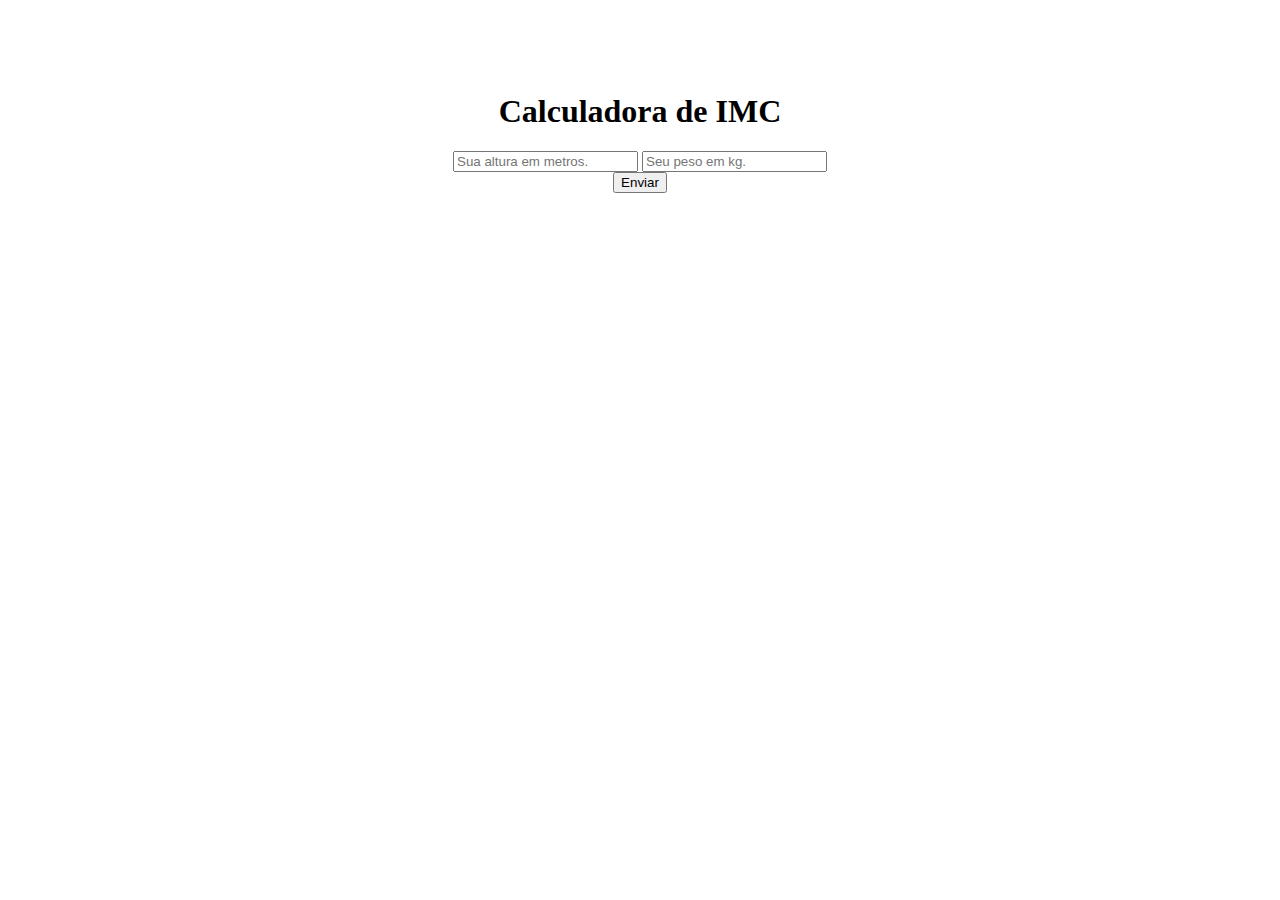
<file: Calcular IMC/index.html>
<!DOCTYPE html>
<html lang="pt-br" dir="ltr">

  <head>
    <meta charset="utf-8">
    <title>Calcular IMC</title>

    <link rel="stylesheet" href="master.css">

    <link rel="stylesheet" href="https://stackpath.bootstrapcdn.com/bootstrap/4.1.3/css/bootstrap.min.css" integrity="sha384-MCw98/SFnGE8fJT3GXwEOngsV7Zt27NXFoaoApmYm81iuXoPkFOJwJ8ERdknLPMO" crossorigin="anonymous">
    <script src="https://code.jquery.com/jquery-3.5.1.slim.min.js" integrity="sha384-DfXdz2htPH0lsSSs5nCTpuj/zy4C+OGpamoFVy38MVBnE+IbbVYUew+OrCXaRkfj" crossorigin="anonymous"></script>
    <script src="https://cdn.jsdelivr.net/npm/popper.js@1.16.0/dist/umd/popper.min.js" integrity="sha384-Q6E9RHvbIyZFJoft+2mJbHaEWldlvI9IOYy5n3zV9zzTtmI3UksdQRVvoxMfooAo" crossorigin="anonymous"></script>
    <script src="https://stackpath.bootstrapcdn.com/bootstrap/4.5.0/js/bootstrap.min.js" integrity="sha384-OgVRvuATP1z7JjHLkuOU7Xw704+h835Lr+6QL9UvYjZE3Ipu6Tp75j7Bh/kR0JKI" crossorigin="anonymous"></script>


  </head>

  <body>

    <div class="container-fluid">
      <h1>Calculadora de IMC</h1>


      <form class="" action="">
        <input type="number" name="altura" id="altura" placeholder="Sua altura em metros.">
        <input type="number" name="peso" id="peso" placeholder="Seu peso em kg.">

        <br>

        <input type="submit" name="" id="send" value="Enviar">


      </form>
    </div>


    <script src="javascript.js" charset="utf-8" defer></script>
  </body>

</html>
</file>
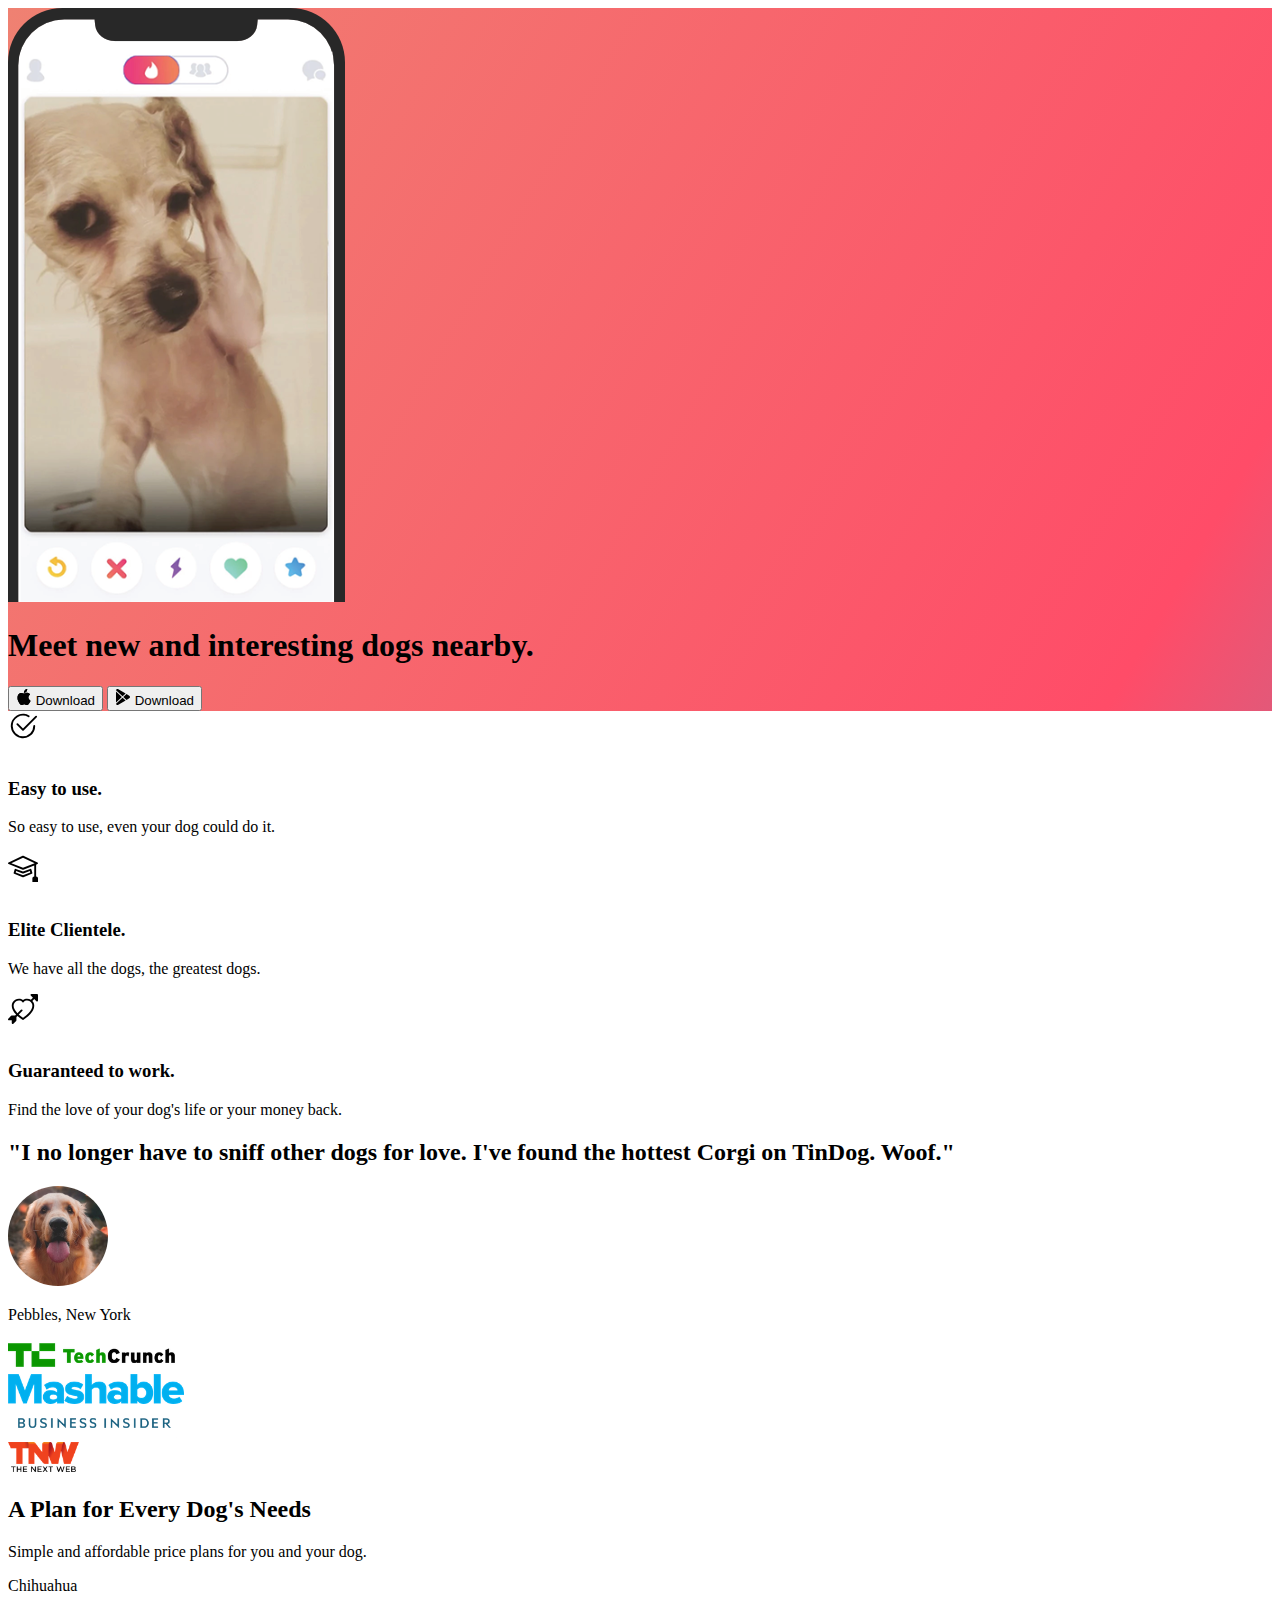
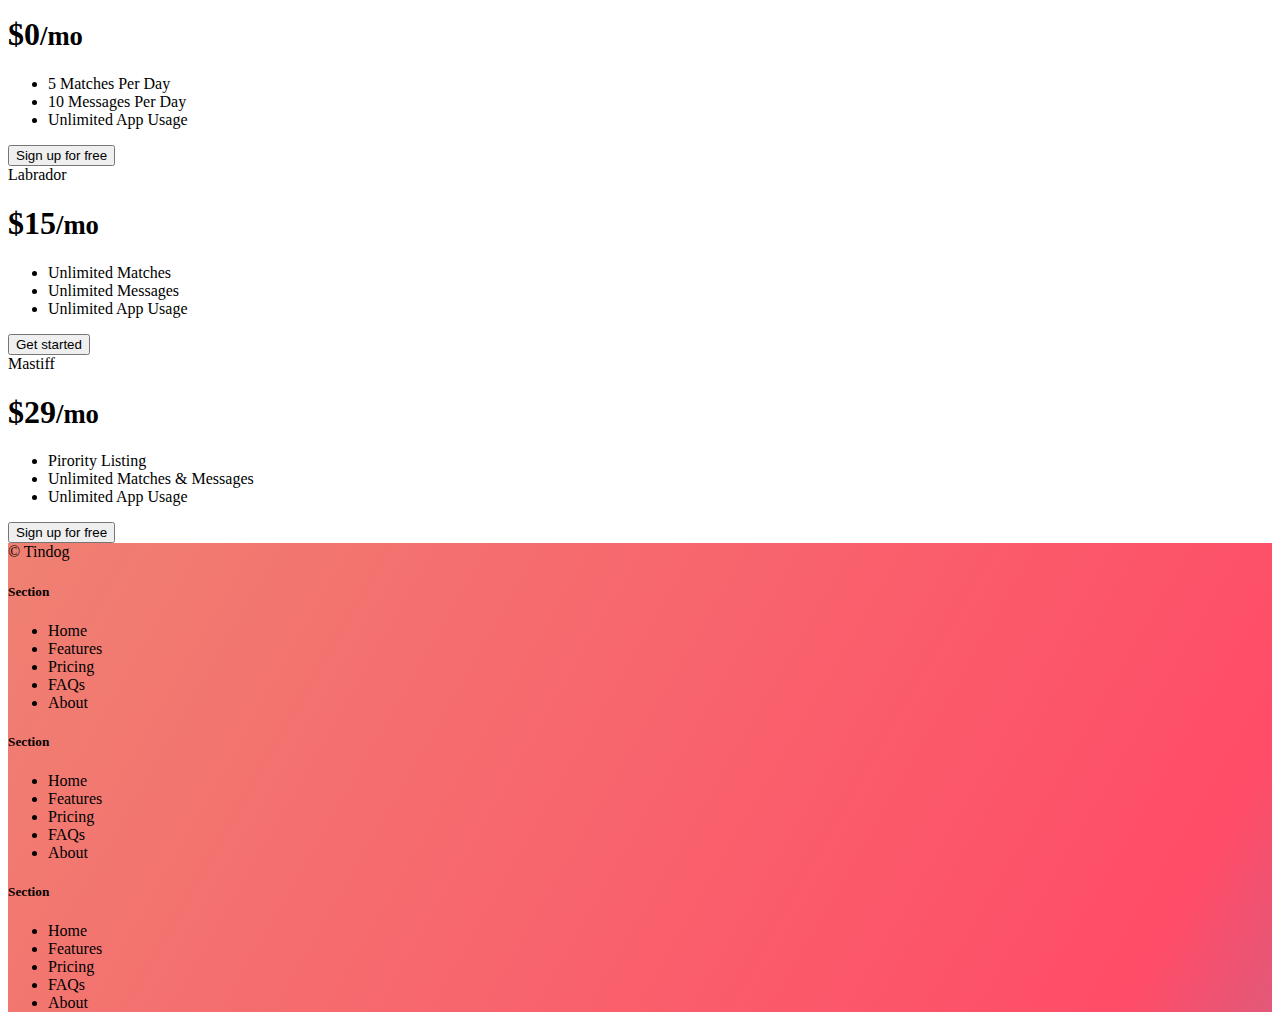
<file: Bootstrap/Tindog Site/index.html>
<!DOCTYPE html>
<html lang="en">

<head>
  <meta charset="UTF-8">
  <meta name="viewport" content="width=device-width, initial-scale=1.0">
  <title>TinDog</title>

  <!--External CSS Link-->
  <link rel="stylesheet" href="./css/style.css">

  <!--Bootstrap Link-->
  <link href="https://cdn.jsdelivr.net/npm/bootstrap@5.3.2/dist/css/bootstrap.min.css" rel="stylesheet" integrity="sha384-T3c6CoIi6uLrA9TneNEoa7RxnatzjcDSCmG1MXxSR1GAsXEV/Dwwykc2MPK8M2HN" crossorigin="anonymous">

</head>

<body>

  <!--Title-->
  <section id="title" class="gradient-background">
    <div class="container-fluid px-lg-5">
      <div class="row row-cols-1 row-cols-lg-2 align-items-center flex-lg-row-reverse pt-5 px-5">
        <div class="col pt-5 ps-lg-5 text-center">
          <img class="img-fluid" src="./images/iphone.png" alt="Phone with dog picture">
        </div>
        <div class="col px-xl-5 text-center">
          <div class="px-xl-4">
            <h1 class="display-5 fw-bold my-3 text-body-emphasis mx-md-3 px-lg-0 px-md-4">Meet new and interesting dogs nearby.</h1>
    
            <!--Download buttons-->

            <div class="d-grid d-lg-flex gap-3 justify-content-lg-center mb-4 px-md-3">

              <!--Apple store button-->
              <button class="btn btn-light btn-lg">
                <svg xmlns="http://www.w3.org/2000/svg" width="16" height="16" fill="currentColor"
                      class="bi bi-apple mb-1" viewBox="0 0 16 16">
      <path
                        d="M11.182.008C11.148-.03 9.923.023 8.857 1.18c-1.066 1.156-.902 2.482-.878 2.516.024.034 1.52.087 2.475-1.258.955-1.345.762-2.391.728-2.43Zm3.314 11.733c-.048-.096-2.325-1.234-2.113-3.422.212-2.189 1.675-2.789 1.698-2.854.023-.065-.597-.79-1.254-1.157a3.692 3.692 0 0 0-1.563-.434c-.108-.003-.483-.095-1.254.116-.508.139-1.653.589-1.968.607-.316.018-1.256-.522-2.267-.665-.647-.125-1.333.131-1.824.328-.49.196-1.422.754-2.074 2.237-.652 1.482-.311 3.83-.067 4.56.244.729.625 1.924 1.273 2.796.576.984 1.34 1.667 1.659 1.899.319.232 1.219.386 1.843.067.502-.308 1.408-.485 1.766-.472.357.013 1.061.154 1.782.539.571.197 1.111.115 1.652-.105.541-.221 1.324-1.059 2.238-2.758.347-.79.505-1.217.473-1.282Z" />
      <path
                        d="M11.182.008C11.148-.03 9.923.023 8.857 1.18c-1.066 1.156-.902 2.482-.878 2.516.024.034 1.52.087 2.475-1.258.955-1.345.762-2.391.728-2.43Zm3.314 11.733c-.048-.096-2.325-1.234-2.113-3.422.212-2.189 1.675-2.789 1.698-2.854.023-.065-.597-.79-1.254-1.157a3.692 3.692 0 0 0-1.563-.434c-.108-.003-.483-.095-1.254.116-.508.139-1.653.589-1.968.607-.316.018-1.256-.522-2.267-.665-.647-.125-1.333.131-1.824.328-.49.196-1.422.754-2.074 2.237-.652 1.482-.311 3.83-.067 4.56.244.729.625 1.924 1.273 2.796.576.984 1.34 1.667 1.659 1.899.319.232 1.219.386 1.843.067.502-.308 1.408-.485 1.766-.472.357.013 1.061.154 1.782.539.571.197 1.111.115 1.652-.105.541-.221 1.324-1.059 2.238-2.758.347-.79.505-1.217.473-1.282Z" />
      </svg>
                Download
              </button>
      
              <!--Play store button-->
              <button class="btn btn-outline-light btn-lg">
                <svg xmlns="http://www.w3.org/2000/svg" width="16" height="16" fill="currentColor"
                      class="bi bi-google-play mb-1" viewBox="0 0 16 16">
      <path
                        d="M14.222 9.374c1.037-.61 1.037-2.137 0-2.748L11.528 5.04 8.32 8l3.207 2.96 2.694-1.586Zm-3.595 2.116L7.583 8.68 1.03 14.73c.201 1.029 1.36 1.61 2.303 1.055l7.294-4.295ZM1 13.396V2.603L6.846 8 1 13.396ZM1.03 1.27l6.553 6.05 3.044-2.81L3.333.215C2.39-.341 1.231.24 1.03 1.27Z" />
      </svg>
                Download
              </button>
            </div>
          </div>
        </div>
      </div>
    </div>
  </section>

  <!--Features-->
  <section id="features" class="container">
    <div class="row row-cols-1 row-cols-lg-3 mt-4 px-sm-5 py-5 justify-content-center">
      <div class="col d-flex mx-lg-0 mx-4">
        <div class="icon-square d-inline-flex bg-body-secondary align-items-center justify-content-center me-3 flex-shrink-0">
          <svg xmlns="http://www.w3.org/2000/svg" height="30" fill="currentColor" class="bi bi-check2-circle"
                viewBox="0 0 16 16">
  <path
                  d="M2.5 8a5.5 5.5 0 0 1 8.25-4.764.5.5 0 0 0 .5-.866A6.5 6.5 0 1 0 14.5 8a.5.5 0 0 0-1 0 5.5 5.5 0 1 1-11 0z" />
  <path
                  d="M15.354 3.354a.5.5 0 0 0-.708-.708L8 9.293 5.354 6.646a.5.5 0 1 0-.708.708l3 3a.5.5 0 0 0 .708 0l7-7z" />
  </svg>
        </div>
        <div>
          <h3 class="fs-2">Easy to use.</h3>
          <p>So easy to use, even your dog could do it.</p>
        </div>
      </div>
      <div class="col d-flex mx-lg-0 mx-4">
        <div class="icon-square d-inline-flex bg-body-secondary align-items-center justify-content-center me-3 flex-shrink-0">
          <svg xmlns="http://www.w3.org/2000/svg" height="30" fill="currentColor" class="bi bi-mortarboard" viewBox="0 0 16 16">
            <path d="M8.211 2.047a.5.5 0 0 0-.422 0l-7.5 3.5a.5.5 0 0 0 .025.917l7.5 3a.5.5 0 0 0 .372 0L14 7.14V13a1 1 0 0 0-1 1v2h3v-2a1 1 0 0 0-1-1V6.739l.686-.275a.5.5 0 0 0 .025-.917l-7.5-3.5ZM8 8.46 1.758 5.965 8 3.052l6.242 2.913L8 8.46Z"/>
            <path d="M4.176 9.032a.5.5 0 0 0-.656.327l-.5 1.7a.5.5 0 0 0 .294.605l4.5 1.8a.5.5 0 0 0 .372 0l4.5-1.8a.5.5 0 0 0 .294-.605l-.5-1.7a.5.5 0 0 0-.656-.327L8 10.466 4.176 9.032Zm-.068 1.873.22-.748 3.496 1.311a.5.5 0 0 0 .352 0l3.496-1.311.22.748L8 12.46l-3.892-1.556Z"/>
            </svg>
        </div>
        <div>
          <h3 class="fs-2">Elite Clientele.</h3>
          <p>We have all the dogs, the greatest dogs.</p>
        </div>
      </div>
      <div class="col d-flex mx-lg-0 mx-4">
        <div class="icon-square d-inline-flex bg-body-secondary align-items-center justify-content-center me-3 flex-shrink-0">
          <svg xmlns="http://www.w3.org/2000/svg" height="30" fill="currentColor" class="bi bi-arrow-through-heart"
              viewBox="0 0 16 16">
<path fill-rule="evenodd"
                d="M2.854 15.854A.5.5 0 0 1 2 15.5V14H.5a.5.5 0 0 1-.354-.854l1.5-1.5A.5.5 0 0 1 2 11.5h1.793l.53-.53c-.771-.802-1.328-1.58-1.704-2.32-.798-1.575-.775-2.996-.213-4.092C3.426 2.565 6.18 1.809 8 3.233c1.25-.98 2.944-.928 4.212-.152L13.292 2 12.147.854A.5.5 0 0 1 12.5 0h3a.5.5 0 0 1 .5.5v3a.5.5 0 0 1-.854.354L14 2.707l-1.006 1.006c.236.248.44.531.6.845.562 1.096.585 2.517-.213 4.092-.793 1.563-2.395 3.288-5.105 5.08L8 13.912l-.276-.182a21.86 21.86 0 0 1-2.685-2.062l-.539.54V14a.5.5 0 0 1-.146.354l-1.5 1.5Zm2.893-4.894A20.419 20.419 0 0 0 8 12.71c2.456-1.666 3.827-3.207 4.489-4.512.679-1.34.607-2.42.215-3.185-.817-1.595-3.087-2.054-4.346-.761L8 4.62l-.358-.368c-1.259-1.293-3.53-.834-4.346.761-.392.766-.464 1.845.215 3.185.323.636.815 1.33 1.519 2.065l1.866-1.867a.5.5 0 1 1 .708.708L5.747 10.96Z" />
</svg>
        </div>
        <div>
          <h3 class="fs-2">Guaranteed to work.</h3>
          <p>Find the love of your dog's life or your money back.</p>
        </div>
      </div>
    </div>
  </section>

  <!--Testimonial-->
  <section id="testimonial">
    <div class="bg-body-secondary pb-5">
      <div class="mt-5 p-5 text-center">
        <h2 class="m-5">"I no longer have to sniff other dogs for love. I've found the hottest Corgi on TinDog. Woof."</h2>
        <img class="profile-img mt-3" src="./images/dog-img.jpg" alt="Dog">
        <p class="lead mt-2">Pebbles, New York</p>
      </div>
      <div>
        <div class="row row-cols-1 row-cols-lg-4 text-center justify-content-center align-items-center g-4 mx-lg-5">
          <div class="col">
            <img src="./images/techcrunch.png" alt="" height="30">
          </div>
          <div class="col">
            <img src="./images/mashable.png" alt="" height="30">
          </div>
          <div class="col">
            <img src="./images/bizinsider.png" alt="" height="30">
          </div>
          <div class="col">
            <img src="./images/tnw.png" alt="" height="30">
          </div>
        </div>
      </div>
    </div>
  </section>

  <!--Pricing-->
  <section id="pricing">
    <div class="text-center mx-5 px-5 my-5 py-4">
      <div>
        <h2 class="display-4 fw-normal mb-2">A Plan for Every Dog's Needs</h2>
        <p class="fs-5 text-body-secondary my-3">Simple and affordable price plans for you and your dog.</p>
      </div>
      <div class="row row-cols-1 row-cols-md-3 mt-4 mx-lg-5 px-xl-5">
        <div class="col rounded-3 mt-3">
          <div class="card">
            <div class="card-header fs-4">Chihuahua</div>
            <div class="card-body">
              <h1 class="card-title pricing-card-title">$0<small class="text-body-secondary fw-light">/mo</small></h1>
              <ul class="list-unstyled mt-3 mb-4">
                <li>5 Matches Per Day</li>
                <li>10 Messages Per Day</li>
                <li>Unlimited App Usage</li>
              </ul>
              <button class="btn btn-lg btn-outline-dark w-100">Sign up for free</button>
            </div>
          </div>
        </div>
        <div class="col rounded-3 mt-3">
          <div class="card">
            <div class="card-header fs-4">Labrador</div>
            <div class="card-body">
              <h1 class="card-title pricing-card-title">$15<small class="text-body-secondary fw-light">/mo</small></h1>
              <ul class="list-unstyled mt-3 mb-4">
                <li>Unlimited Matches</li>
                <li>Unlimited Messages</li>
                <li>Unlimited App Usage</li>
              </ul>
              <button class="btn btn-lg btn-dark w-100">Get started</button>
            </div>
          </div>
        </div>
        <div class="col rounded-3 mt-3">
          <div class="card">
            <div class="card-header fs-4 text-bg-dark">Mastiff</div>
            <div class="card-body">
              <h1 class="card-title pricing-card-title">$29<small class="text-body-secondary fw-light">/mo</small></h1>
              <ul class="list-unstyled mt-3 mb-4">
                <li>Pirority Listing</li>
                <li>Unlimited Matches & Messages</li>
                <li>Unlimited App Usage</li>
              </ul>
              <button class="btn btn-lg btn-dark w-100">Sign up for free</button>
            </div>
          </div>
        </div>
      </div>
    </div>
  </section>

  <!--Footer-->
  <section id="footer" class="gradient-background">
    <div class="row row-cols-1 row-cols-sm-2 row-cols-md-5 p-md-5 px-5">
      <div class="col my-5 my-md-0">
        © Tindog
      </div>
      <div class="col"></div>
      <div class="col">
        <h5>Section</h5>
        <ul class="list-unstyled">
          <li class="text-decoration-none text-reset mb-2" href="#">Home</li>
          <li class="text-decoration-none text-reset mb-2" href="#">Features</li>
          <li class="text-decoration-none text-reset mb-2" href="#">Pricing</li>
          <li class="text-decoration-none text-reset mb-2" href="#">FAQs</li>
          <li class="text-decoration-none text-reset mb-4" href="#">About</li>
        </ul>
      </div>
      <div class="col">
        <h5>Section</h5>
        <ul class="list-unstyled">
          <li class="text-decoration-none text-reset mb-2" href="#">Home</li>
          <li class="text-decoration-none text-reset mb-2" href="#">Features</li>
          <li class="text-decoration-none text-reset mb-2" href="#">Pricing</li>
          <li class="text-decoration-none text-reset mb-2" href="#">FAQs</li>
          <li class="text-decoration-none text-reset mb-4" href="#">About</li>
        </ul>
      </div>
      <div class="col">
        <h5>Section</h5>
        <ul class="list-unstyled">
          <li class="text-decoration-none text-reset mb-2" href="#">Home</li>
          <li class="text-decoration-none text-reset mb-2" href="#">Features</li>
          <li class="text-decoration-none text-reset mb-2" href="#">Pricing</li>
          <li class="text-decoration-none text-reset mb-2" href="#">FAQs</li>
          <li class="text-decoration-none text-reset mb-4" href="#">About</li>
        </ul>
      </div>
    </div>
  </div>
  </section>

  <!--Bootstrap Script-->
  <script src="https://cdn.jsdelivr.net/npm/bootstrap@5.3.2/dist/js/bootstrap.bundle.min.js" integrity="sha384-C6RzsynM9kWDrMNeT87bh95OGNyZPhcTNXj1NW7RuBCsyN/o0jlpcV8Qyq46cDfL" crossorigin="anonymous"></script>

</body>

</html>
</file>
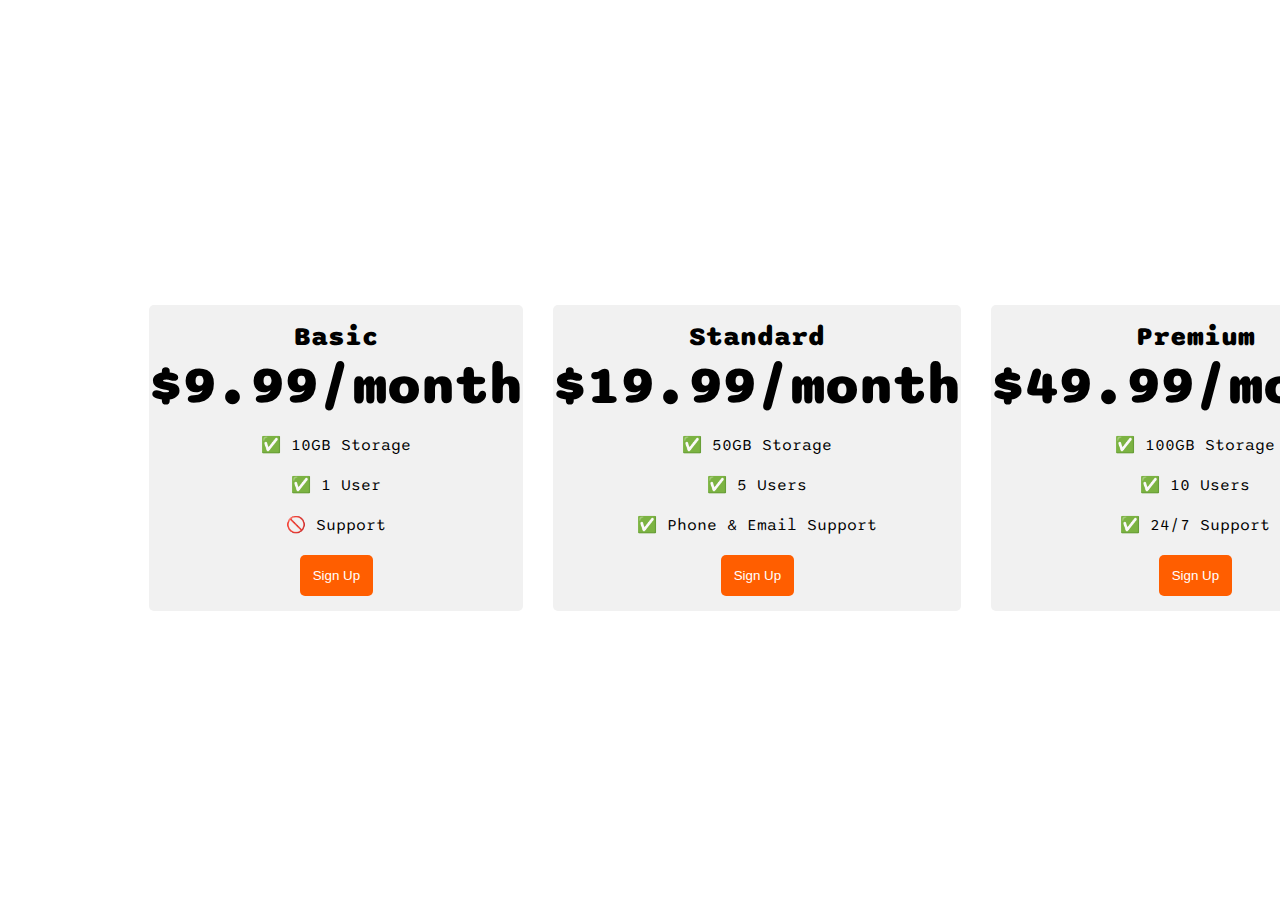
<file: Desafios CSS/Flexbox/index.html>
<!DOCTYPE html>
<html>

<head>
  <title>Flexbox Pricing Table</title>
  <link rel="preconnect" href="https://fonts.googleapis.com">
  <link rel="preconnect" href="https://fonts.gstatic.com" crossorigin>
  <link href="https://fonts.googleapis.com/css2?family=Sono:wght@400;700&display=swap" rel="stylesheet">
  <style>
    body {
      font-family: 'Sono', sans-serif;
      height: 100vh;
    }

    li {
      margin-bottom : 20px;
    }

    ul {
      list-style-type: none;
      padding: 0;
    }

    .plan-button {
      background-color: rgb(255, 94, 0);
      border: none;
      border-radius: 5px;
      color: white;
      padding: 13px;
    }

    .plan-price {
      font-size: 55px;
      font-weight: 1000;
    }

    .plan-title {
      font-size: 27px;
      font-weight: 1000;
    }

    .pricing-container {
      align-items: center;
      display: flex;
      height: inherit;
      justify-content: space-around;
      margin: 0 10% 0;✅ 1 User

    }

    .pricing-plan {
      background-color: rgb(241, 241, 241);
      border-radius: 5px;
      flex: 1;
      margin: 0 15px 0;
      padding: 1.5% 0;
      text-align: center;
    }

    /* Hint: What can you do with a media query and flexbox? */
    @media (max-width: 1250px) {

      .plan-price {
        font-size: 45px;
      }

      .plan-title {
        font-size: 22px;
      }

      .pricing-container {
        flex-direction: column;
      }

      .pricing-plan {
        margin: 15px 0;
        min-width: 410px;
        padding: 3% 0;
      }



    }
  </style>
</head>

<body>
  <div class="pricing-container">
    <div class="pricing-plan">
      <div class="plan-title">Basic</div>
      <div class="plan-price">$9.99/month</div>
      <ul class="plan-features">
        <li>✅ 10GB Storage</li>
        <li>✅ 1 User</li>
        <li>🚫 Support</li>
      </ul>
      <button class="plan-button">Sign Up</a>
    </div>
    <div class="pricing-plan">
      <div class="plan-title">Standard</div>
      <div class="plan-price">$19.99/month</div>
      <ul class="plan-features">
        <li>✅ 50GB Storage</li>
        <li>✅ 5 Users</li>
        <li>✅ Phone &amp; Email Support</li>
      </ul>
      <button class="plan-button">Sign Up</a>
    </div>
    <div class="pricing-plan">
      <div class="plan-title">Premium</div>
      <div class="plan-price">$49.99/month</div>
      <ul class="plan-features">
        <li>✅ 100GB Storage</li>
        <li>✅ 10 Users</li>
        <li>✅ 24/7 Support</li>
      </ul>
      <button class="plan-button">Sign Up</a>
    </div>
  </div>

</body>

</html>
</file>
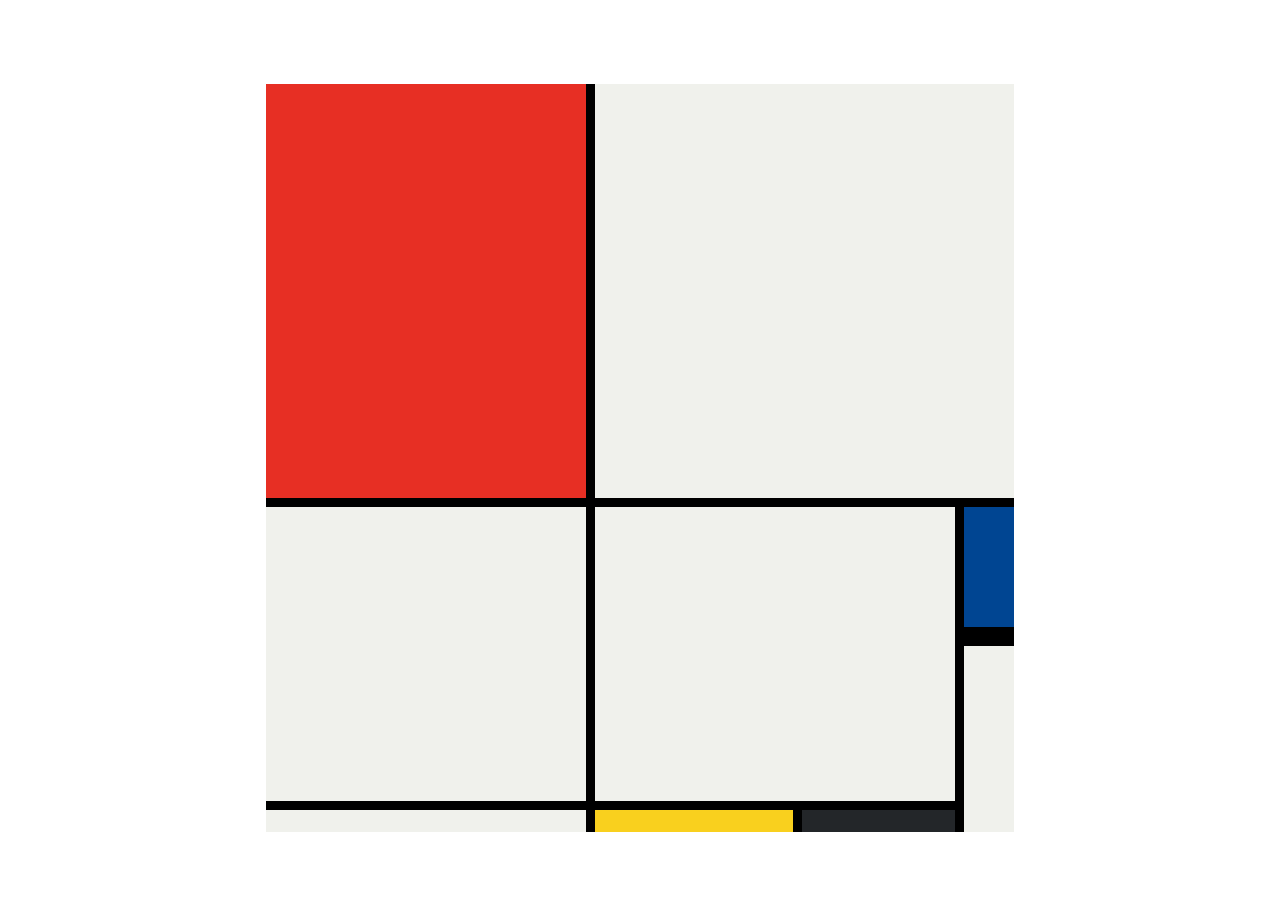
<file: Desafios CSS/Grid/index.html>
<!DOCTYPE html>
<html lang="en">

<head>
  <meta charset="UTF-8">
  <meta name="viewport" content="width=device-width, initial-scale=1.0">
  <title>Mondrian Project</title>
  <style>
    /* 
    Write your CSS here 
    Gap Colour: #000
    White: #F0F1EC
    Red: #E72F24
    Black: #232629
    Blue: #004592
    Yellow: #F9D01E

    For dimensions, see dimensions.png image.
    HINT: Remember you can't change the properties of grid lines.
    But grid lines are transparent!
    */

    .first {
      background-color: #E72F24;
    }

    .second {
      background-color: #F0F1EC;
      grid-column: span 3;
    }

    .third {
      background-color: #F0F1EC;
      grid-row: span 2;
    }

    .fourth {
      background-color: #F0F1EC;
      grid-column: span 2;
      grid-row: span 2;
    }

    .fifth {
      background-color: #004592;
      border-bottom: 10px solid;
    }

    .sixth {
      background-color: #F0F1EC;
      grid-row: span 2;
    }

    .seventh {
      background-color: #F0F1EC;
    }

    .eighth {
      background-color: #F9D01E;
    }

    .ninth {
      background-color: #232629;
    }

    .painting {
      background-color: black;
      display: grid;
      gap: 9px;
      grid-template-columns: 320px 198px 153px 50px;
      grid-template-rows: 414px 130px 155px 22px;
      height: 748px;
    }

    .screen {
      align-items: center;
      display: flex;
      height: 100vh;
      justify-content: center;
    }

  </style>
</head>

<body>
  <div class="screen">
    <div class="painting">
      <div class="first square"></div>
      <div class="second square"></div>
      <div class="third square"></div>
      <div class="fourth square"></div>
      <div class="fifth square"></div>
      <div class="sixth square"></div>
      <div class="seventh square"></div>
      <div class="eighth square"></div>
      <div class="ninth square"></div>
    </div>
  </div>
</body>

</html>
</file>
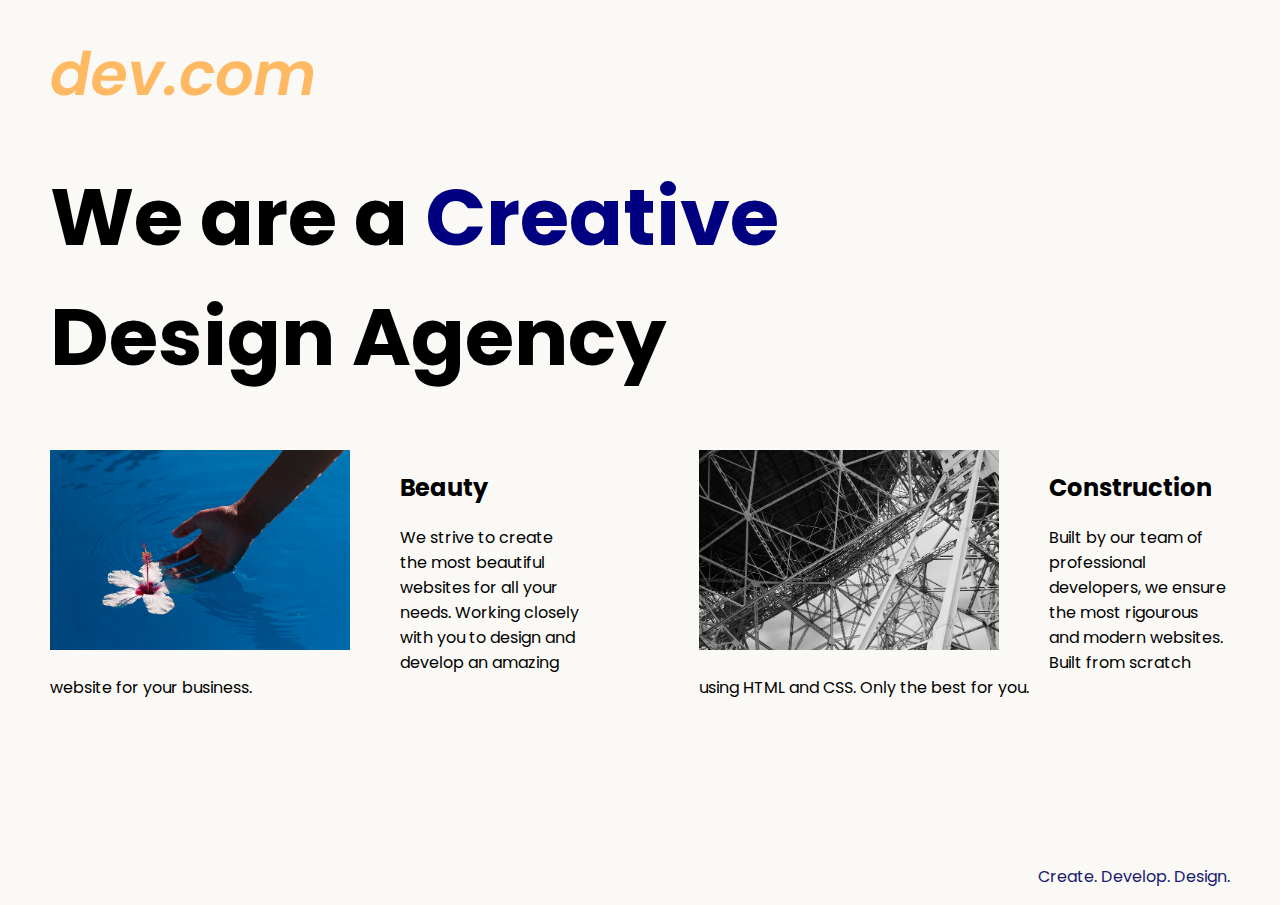
<file: Desafios CSS/Media Queries/index.html>
<!DOCTYPE html>
<html lang="en">

<head>
  <meta charset="UTF-8">
  <meta name="viewport" content="width=device-width, initial-scale=1.0">
  <title>Agency</title>
  <link rel="stylesheet" href="./style.css">
  <link rel="preconnect" href="https://fonts.googleapis.com">
  <link rel="preconnect" href="https://fonts.gstatic.com" crossorigin>
  <link href="https://fonts.googleapis.com/css2?family=Poppins:wght@400;700&display=swap" rel="stylesheet">
</head>

<body>
  <div class="main">
    <img class="logo" src="./assets/images/logo.png" alt="logo">
    <h1>We are a <span>Creative</span> <br />Design Agency</h1>
    <div class="left card"><img class="tile-image" src="./assets/images/beautiful.jpg" alt="hand and flower in water">
      <h2 class="card-title">Beauty</h2>
      <p class="card-text">We strive to create the most beautiful websites for all your needs. Working closely with you
        to
        design and
        develop an amazing website for your business.</p>
    </div>

    <div class="right card"><img class="tile-image" src="./assets/images/construction.jpg" alt="metal structure">
      <h2 class="card-title">Construction</h2>
      <p>Built by our team of professional developers, we ensure the most rigourous and modern websites. Built from
        scratch using HTML and CSS. Only the best for you.</p>
    </div>

  </div>
  <footer>
    <p>Create. Develop. Design.</p>
  </footer>
</body>

</html>
</file>
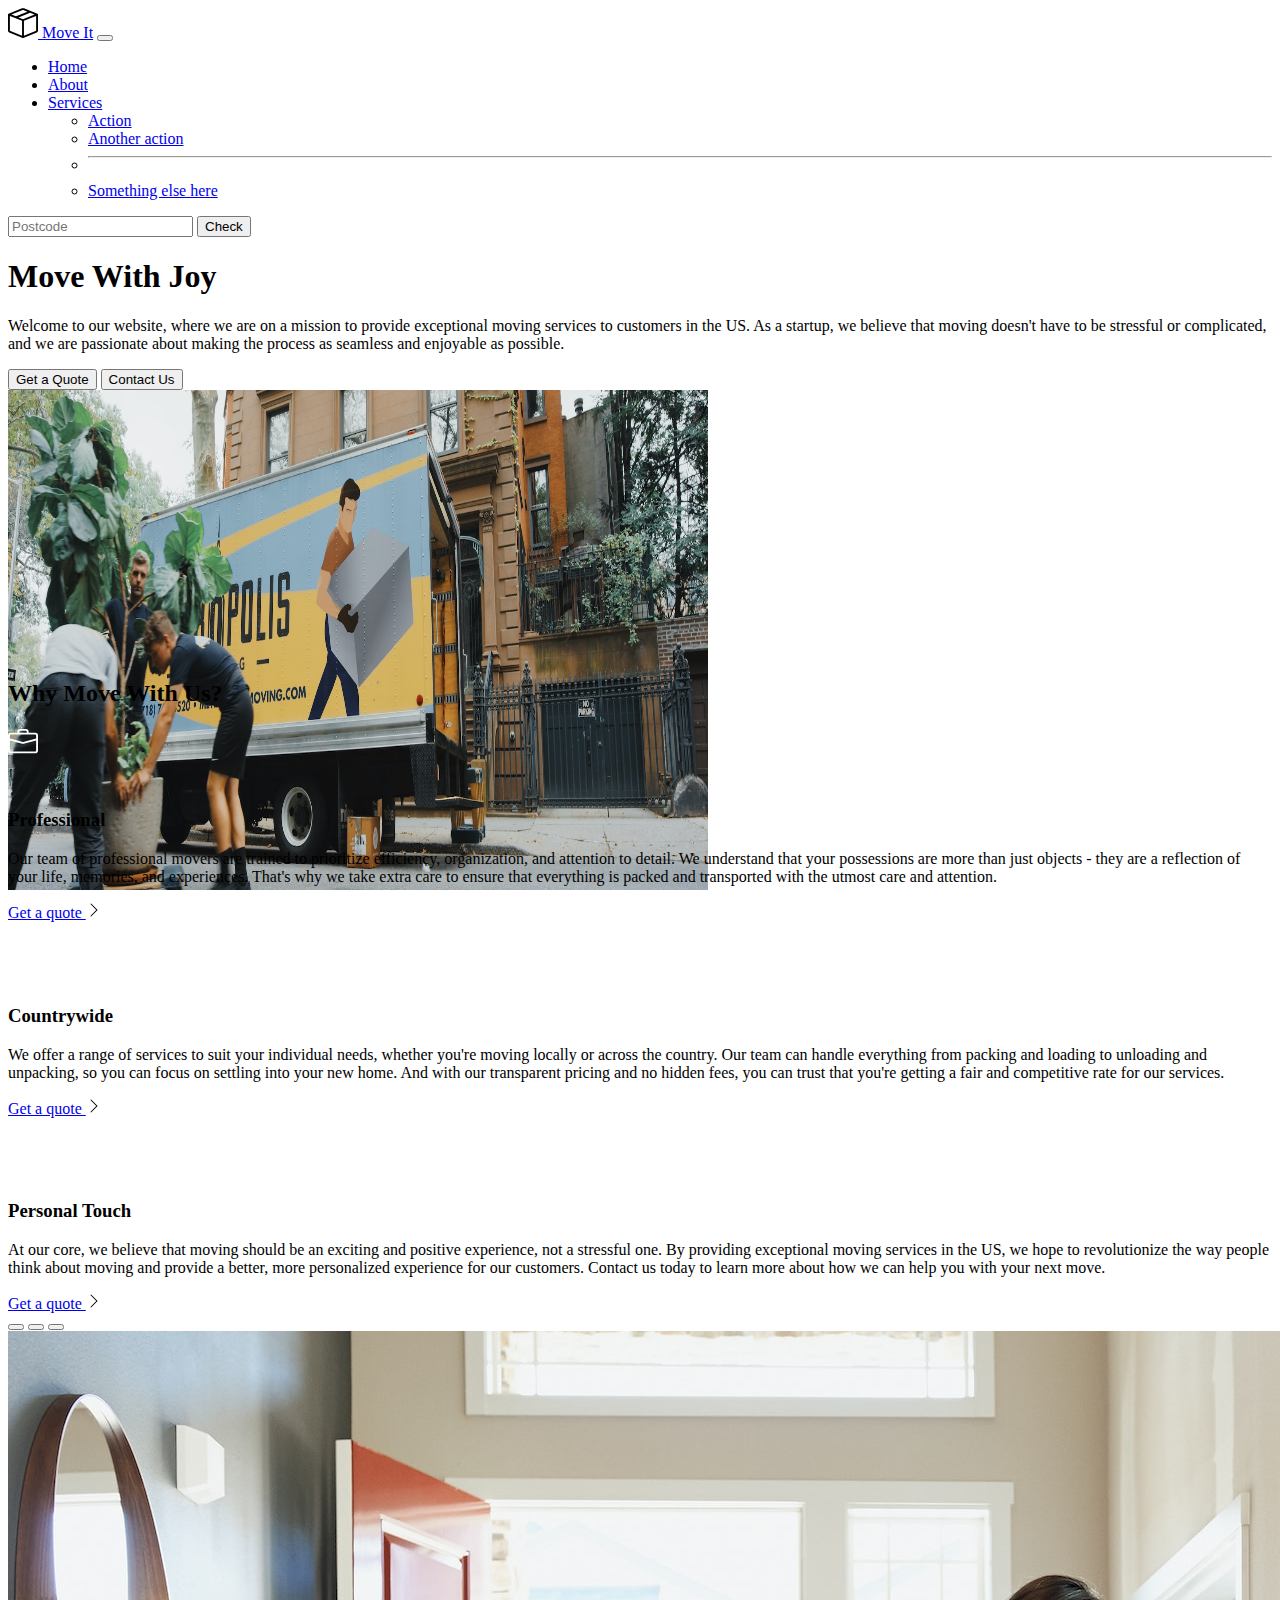
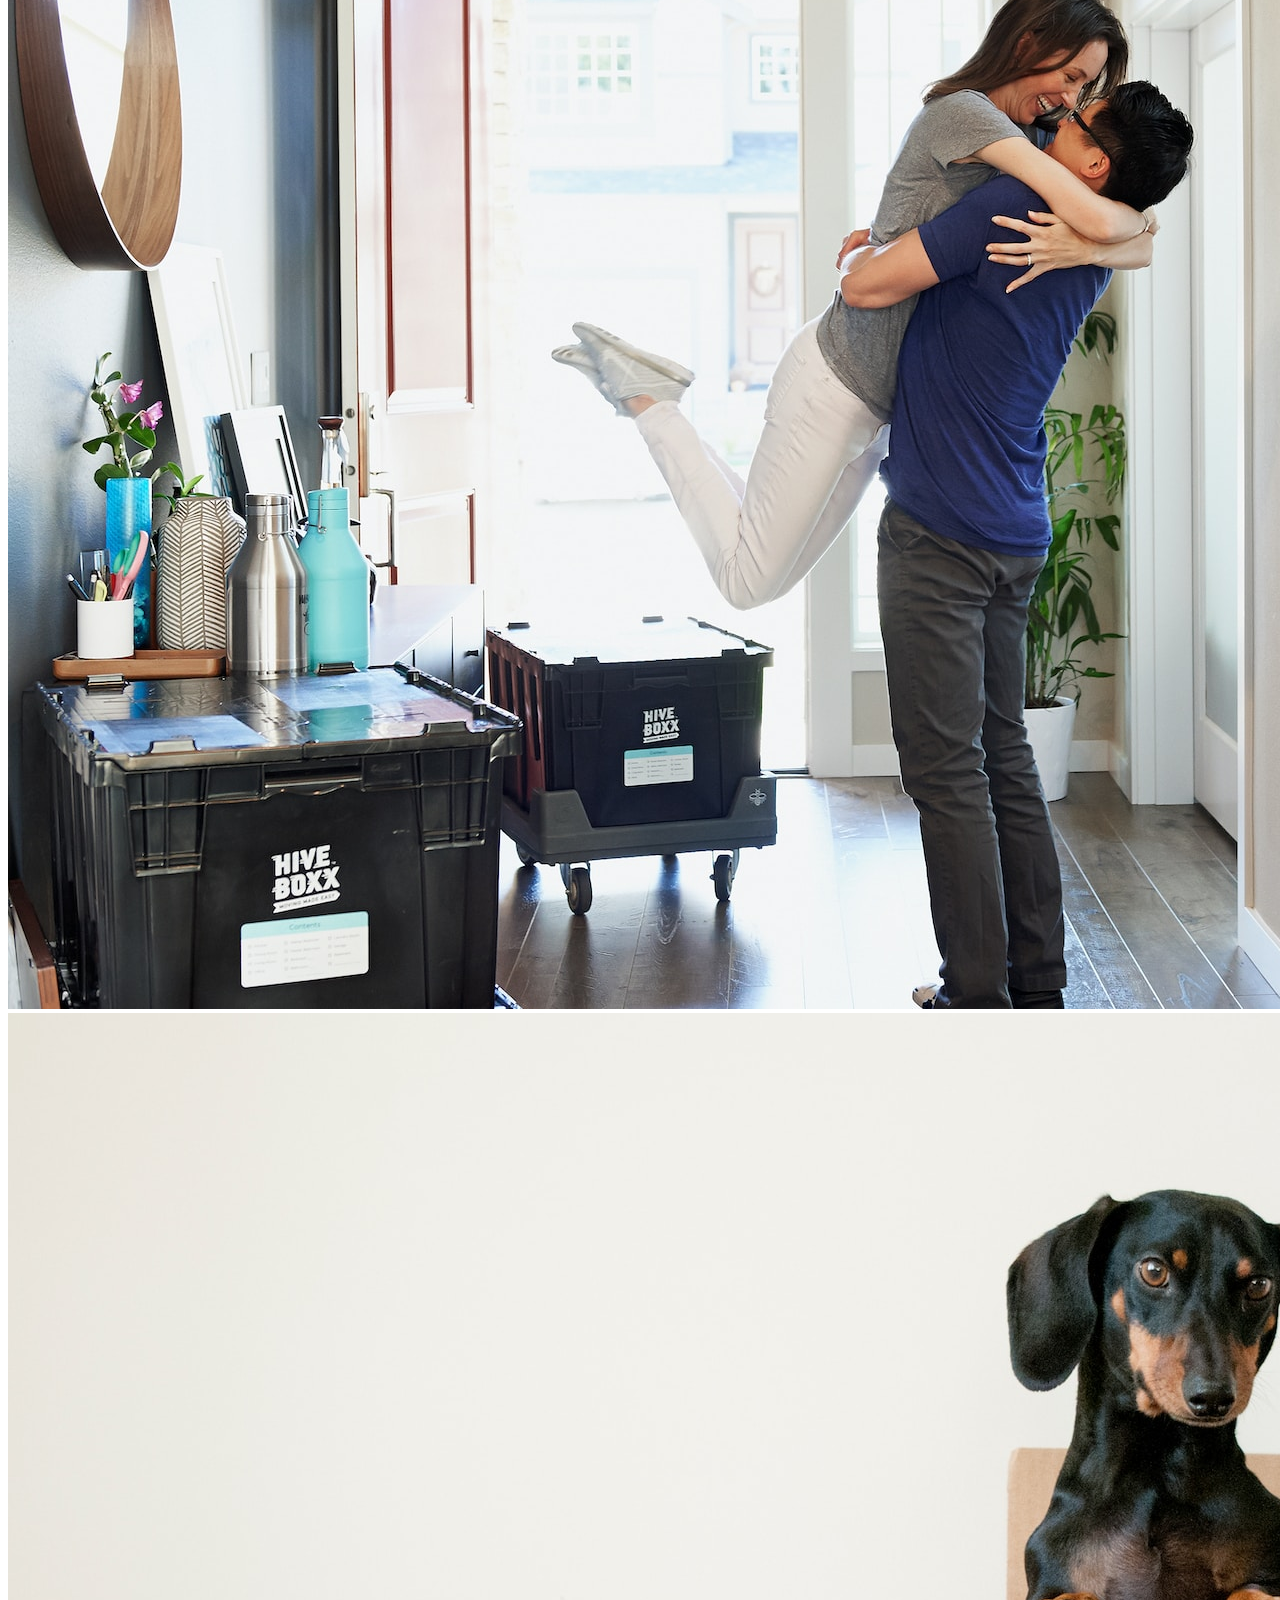
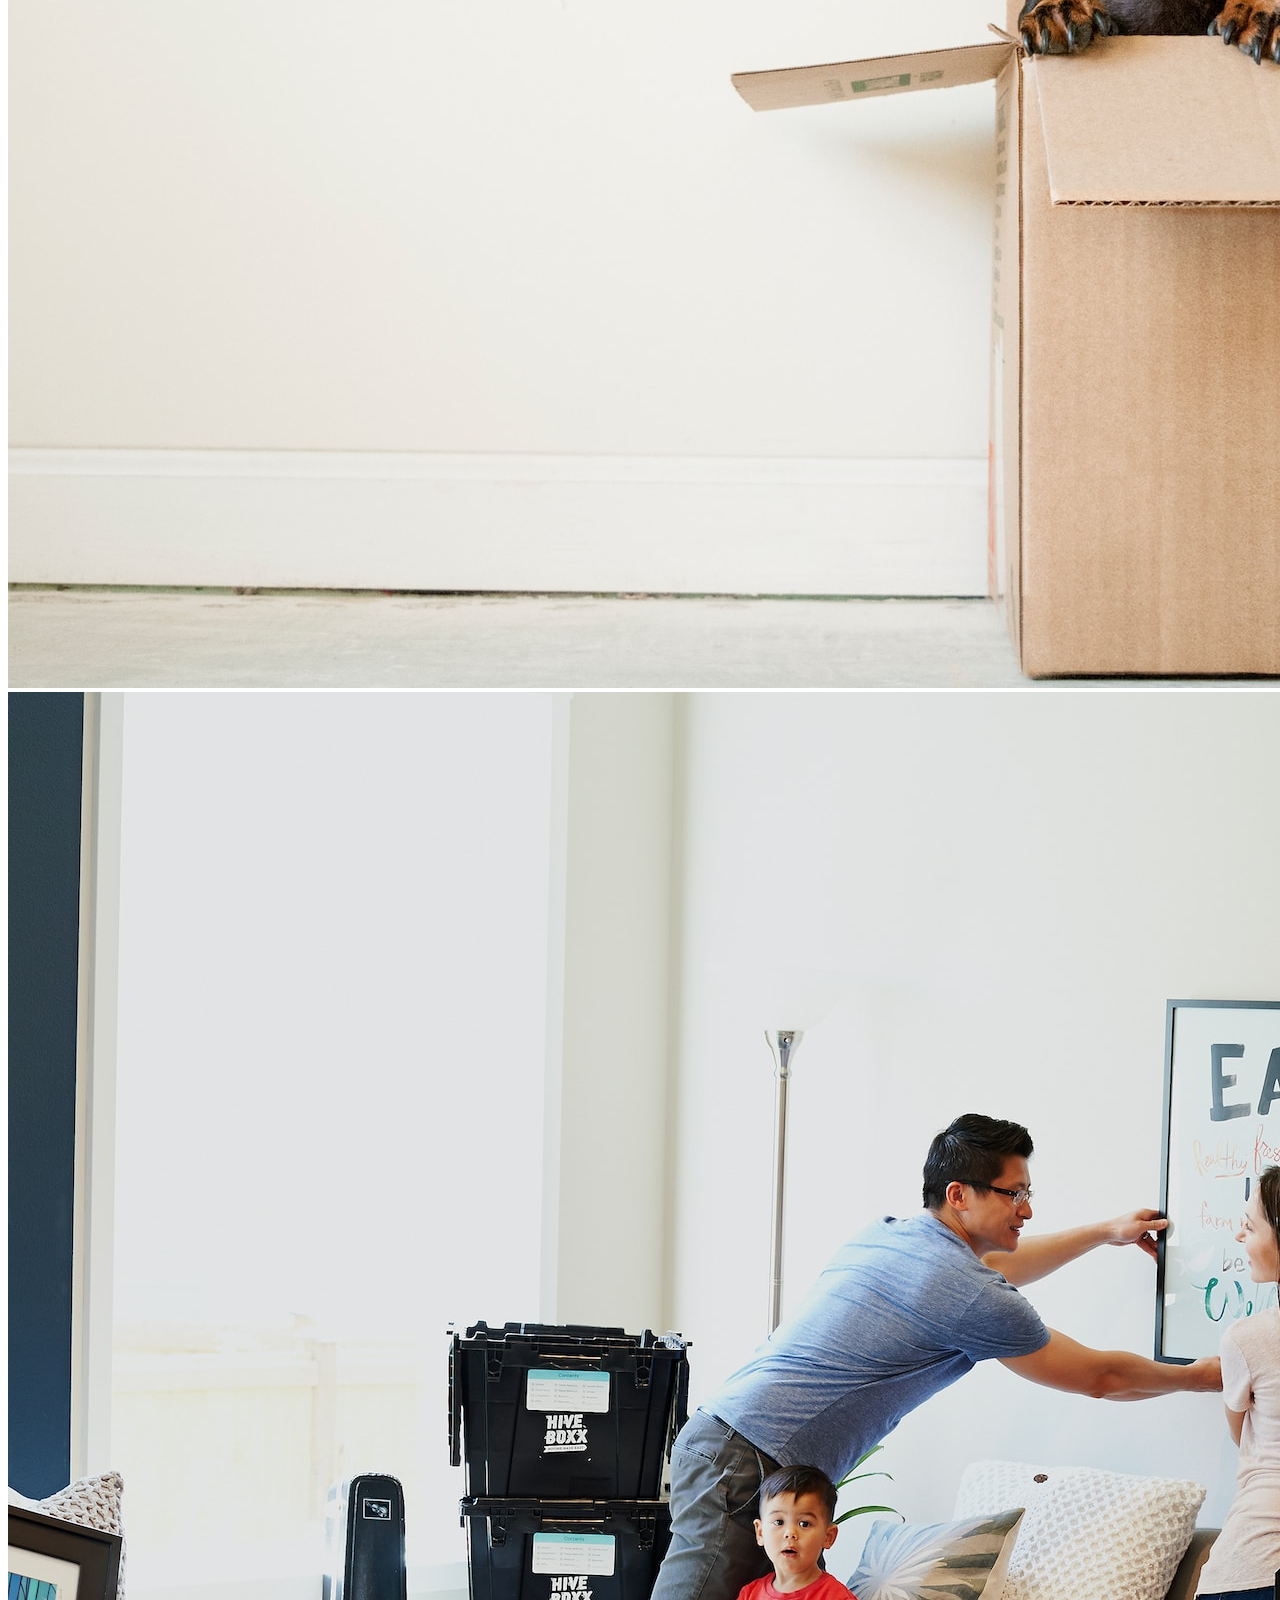
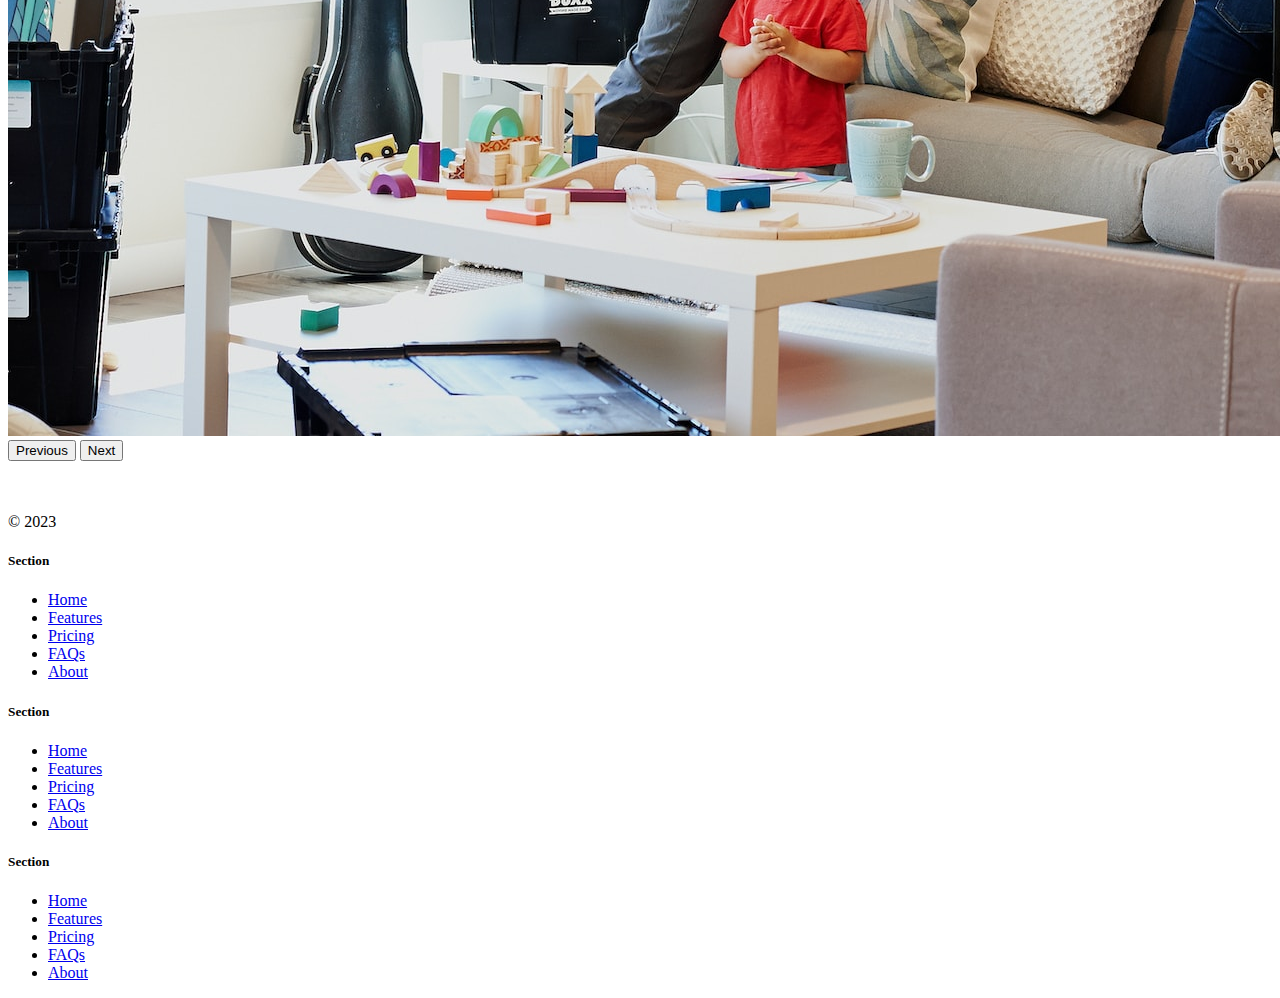
<file: Bootstrap/Move It Website/solution.html>
<!DOCTYPE html>
<html lang="en">

<head>
  <meta charset="UTF-8">
  <meta name="viewport" content="width=device-width, initial-scale=1.0">
  <title>Bootstrap Components</title>
  <link href="https://cdn.jsdelivr.net/npm/bootstrap@5.3.0-alpha2/dist/css/bootstrap.min.css" rel="stylesheet"
    integrity="sha384-aFq/bzH65dt+w6FI2ooMVUpc+21e0SRygnTpmBvdBgSdnuTN7QbdgL+OapgHtvPp" crossorigin="anonymous">
  <style>
    .feature-icon {
      width: 4rem;
      height: 4rem;
      border-radius: 0.75rem;
    }
  </style>
</head>

<body>

  <nav class="navbar navbar-expand-lg bg-body-tertiary">
    <div class="container-fluid">
      <a class="navbar-brand" href="#"><img src="./box-seam.svg" alt="moveit brand icon" height="30"> Move It</a>
      <button class="navbar-toggler" type="button" data-bs-toggle="collapse" data-bs-target="#navbarSupportedContent"
        aria-controls="navbarSupportedContent" aria-expanded="false" aria-label="Toggle navigation">
        <span class="navbar-toggler-icon"></span>
      </button>
      <div class="collapse navbar-collapse" id="navbarSupportedContent">
        <ul class="navbar-nav me-auto mb-2 mb-lg-0">
          <li class="nav-item">
            <a class="nav-link active" aria-current="page" href="#">Home</a>
          </li>
          <li class="nav-item">
            <a class="nav-link" href="#">About</a>
          </li>
          <li class="nav-item dropdown">
            <a class="nav-link dropdown-toggle" href="#" role="button" data-bs-toggle="dropdown" aria-expanded="false">
              Services
            </a>
            <ul class="dropdown-menu">
              <li><a class="dropdown-item" href="#">Action</a></li>
              <li><a class="dropdown-item" href="#">Another action</a></li>
              <li>
                <hr class="dropdown-divider">
              </li>
              <li><a class="dropdown-item" href="#">Something else here</a></li>
            </ul>
          </li>
        </ul>
        <form class="d-flex" role="search">
          <input class="form-control me-2" type="search" placeholder="Postcode" aria-label="Search">
          <button class="btn btn-outline-success" type="submit">Check</button>
        </form>
      </div>
    </div>
  </nav>


  <div class="px-4 pt-5 my-5 text-center border-bottom">
    <h1 class="display-4 fw-bold text-body-emphasis">Move With Joy</h1>
    <div class="col-lg-6 mx-auto">
      <p class="lead mb-4">Welcome to our website, where we are on a mission to provide exceptional moving services to
        customers in the US. As a
        startup, we believe that moving doesn't have to be stressful or complicated, and we are passionate about making
        the
        process as seamless and enjoyable as possible.
      </p>
      <div class="d-grid gap-2 d-sm-flex justify-content-sm-center mb-5">
        <button type="button" class="btn btn-primary btn-lg px-4 me-sm-3">Get a Quote</button>
        <button type="button" class="btn btn-outline-secondary btn-lg px-4">Contact Us</button>
      </div>
    </div>
    <div class="overflow-hidden" style="max-height: 30vh;">
      <div class="container px-5">
        <img src="./moving-van.jpg" class="img-fluid border rounded-3 shadow-lg mb-4" alt="Example image" width="700"
          height="500" loading="lazy">
      </div>
    </div>
  </div>

  <div class="container px-4 py-5" id="featured-3">
    <h2 class="pb-2 border-bottom">Why Move With Us?</h2>
    <div class="row g-4 py-5 row-cols-1 row-cols-lg-3">
      <div class="feature col">
        <div
          class="feature-icon d-inline-flex align-items-center justify-content-center text-bg-primary bg-gradient fs-2 mb-3">
          <img src="./briefcase.svg" alt="briefcase" height="30">
        </div>
        <h3 class="fs-2">Professional</h3>
        <p>Our team of professional movers are trained to prioritize efficiency, organization, and attention to detail.
          We
          understand that your possessions are more than just objects - they are a reflection of your life, memories,
          and
          experiences. That's why we take extra care to ensure that everything is packed and transported with the utmost
          care and
          attention.</p>
        <a href="#" class="icon-link">
          Get a quote
          <img src="./chevron-right.svg" alt="chevron-right">
        </a>
      </div>
      <div class="feature col">
        <div
          class="feature-icon d-inline-flex align-items-center justify-content-center text-bg-primary bg-gradient fs-2 mb-3">
          <img src="./bus-front.svg" alt="bus-front" height="30">
        </div>
        <h3 class="fs-2">Countrywide</h3>
        <p>We offer a range of services to suit your individual needs, whether you're moving locally or across the
          country. Our
          team can handle everything from packing and loading to unloading and unpacking, so you can focus on settling
          into your
          new home. And with our transparent pricing and no hidden fees, you can trust that you're getting a fair and
          competitive
          rate for our services.</p>
        <a href="#" class="icon-link">
          Get a quote
          <img src="./chevron-right.svg" alt="chevron-right">
        </a>
      </div>
      <div class="feature col">
        <div
          class="feature-icon d-inline-flex align-items-center justify-content-center text-bg-primary bg-gradient fs-2 mb-3">
          <img src="./chat-square-heart.svg" alt="chat-square-heart" height="30">
        </div>
        <h3 class="fs-2">Personal Touch</h3>
        <p>At our core, we believe that moving should be an exciting and positive experience, not a stressful one. By
          providing
          exceptional moving services in the US, we hope to revolutionize the way people think about moving and provide
          a better,
          more personalized experience for our customers. Contact us today to learn more about how we can help you with
          your next
          move.</p>
        <a href="#" class="icon-link">
          Get a quote
          <img src="./chevron-right.svg" alt="chevron-right">
        </a>
      </div>
    </div>
  </div>
  <div class="container">
    <div id="carouselExampleIndicators" class="carousel slide">
      <div class="carousel-indicators">
        <button type="button" data-bs-target="#carouselExampleIndicators" data-bs-slide-to="0" class="active"
          aria-current="true" aria-label="Slide 1"></button>
        <button type="button" data-bs-target="#carouselExampleIndicators" data-bs-slide-to="1"
          aria-label="Slide 2"></button>
        <button type="button" data-bs-target="#carouselExampleIndicators" data-bs-slide-to="2"
          aria-label="Slide 3"></button>
      </div>
      <div class="carousel-inner">
        <div class="carousel-item active">
          <img src="./couple.jpg" class="d-block w-100" alt="couple">
        </div>
        <div class="carousel-item">
          <img src="./dog.jpg" class="d-block w-100" alt="dog">
        </div>
        <div class="carousel-item">
          <img src="./family.jpg" class="d-block w-100" alt="family">
        </div>
      </div>
      <button class="carousel-control-prev" type="button" data-bs-target="#carouselExampleIndicators"
        data-bs-slide="prev">
        <span class="carousel-control-prev-icon" aria-hidden="true"></span>
        <span class="visually-hidden">Previous</span>
      </button>
      <button class="carousel-control-next" type="button" data-bs-target="#carouselExampleIndicators"
        data-bs-slide="next">
        <span class="carousel-control-next-icon" aria-hidden="true"></span>
        <span class="visually-hidden">Next</span>
      </button>
    </div>
  </div>

  <div class="container">
    <footer class="row row-cols-1 row-cols-sm-2 row-cols-md-5 py-5 my-5 border-top">
      <div class="col mb-3">
        <a href="/" class="d-flex align-items-center mb-3 link-body-emphasis text-decoration-none">
          <svg class="bi me-2" width="40" height="32">
            <use xlink:href="#bootstrap"></use>
          </svg>
        </a>
        <p class="text-body-secondary">© 2023</p>
      </div>

      <div class="col mb-3">

      </div>

      <div class="col mb-3">
        <h5>Section</h5>
        <ul class="nav flex-column">
          <li class="nav-item mb-2"><a href="#" class="nav-link p-0 text-body-secondary">Home</a></li>
          <li class="nav-item mb-2"><a href="#" class="nav-link p-0 text-body-secondary">Features</a></li>
          <li class="nav-item mb-2"><a href="#" class="nav-link p-0 text-body-secondary">Pricing</a></li>
          <li class="nav-item mb-2"><a href="#" class="nav-link p-0 text-body-secondary">FAQs</a></li>
          <li class="nav-item mb-2"><a href="#" class="nav-link p-0 text-body-secondary">About</a></li>
        </ul>
      </div>

      <div class="col mb-3">
        <h5>Section</h5>
        <ul class="nav flex-column">
          <li class="nav-item mb-2"><a href="#" class="nav-link p-0 text-body-secondary">Home</a></li>
          <li class="nav-item mb-2"><a href="#" class="nav-link p-0 text-body-secondary">Features</a></li>
          <li class="nav-item mb-2"><a href="#" class="nav-link p-0 text-body-secondary">Pricing</a></li>
          <li class="nav-item mb-2"><a href="#" class="nav-link p-0 text-body-secondary">FAQs</a></li>
          <li class="nav-item mb-2"><a href="#" class="nav-link p-0 text-body-secondary">About</a></li>
        </ul>
      </div>

      <div class="col mb-3">
        <h5>Section</h5>
        <ul class="nav flex-column">
          <li class="nav-item mb-2"><a href="#" class="nav-link p-0 text-body-secondary">Home</a></li>
          <li class="nav-item mb-2"><a href="#" class="nav-link p-0 text-body-secondary">Features</a></li>
          <li class="nav-item mb-2"><a href="#" class="nav-link p-0 text-body-secondary">Pricing</a></li>
          <li class="nav-item mb-2"><a href="#" class="nav-link p-0 text-body-secondary">FAQs</a></li>
          <li class="nav-item mb-2"><a href="#" class="nav-link p-0 text-body-secondary">About</a></li>
        </ul>
      </div>
    </footer>
  </div>
  <script src="https://cdn.jsdelivr.net/npm/bootstrap@5.3.0-alpha3/dist/js/bootstrap.bundle.min.js"
    integrity="sha384-ENjdO4Dr2bkBIFxQpeoTz1HIcje39Wm4jDKdf19U8gI4ddQ3GYNS7NTKfAdVQSZe"
    crossorigin="anonymous"></script>
</body>

</html>
</file>
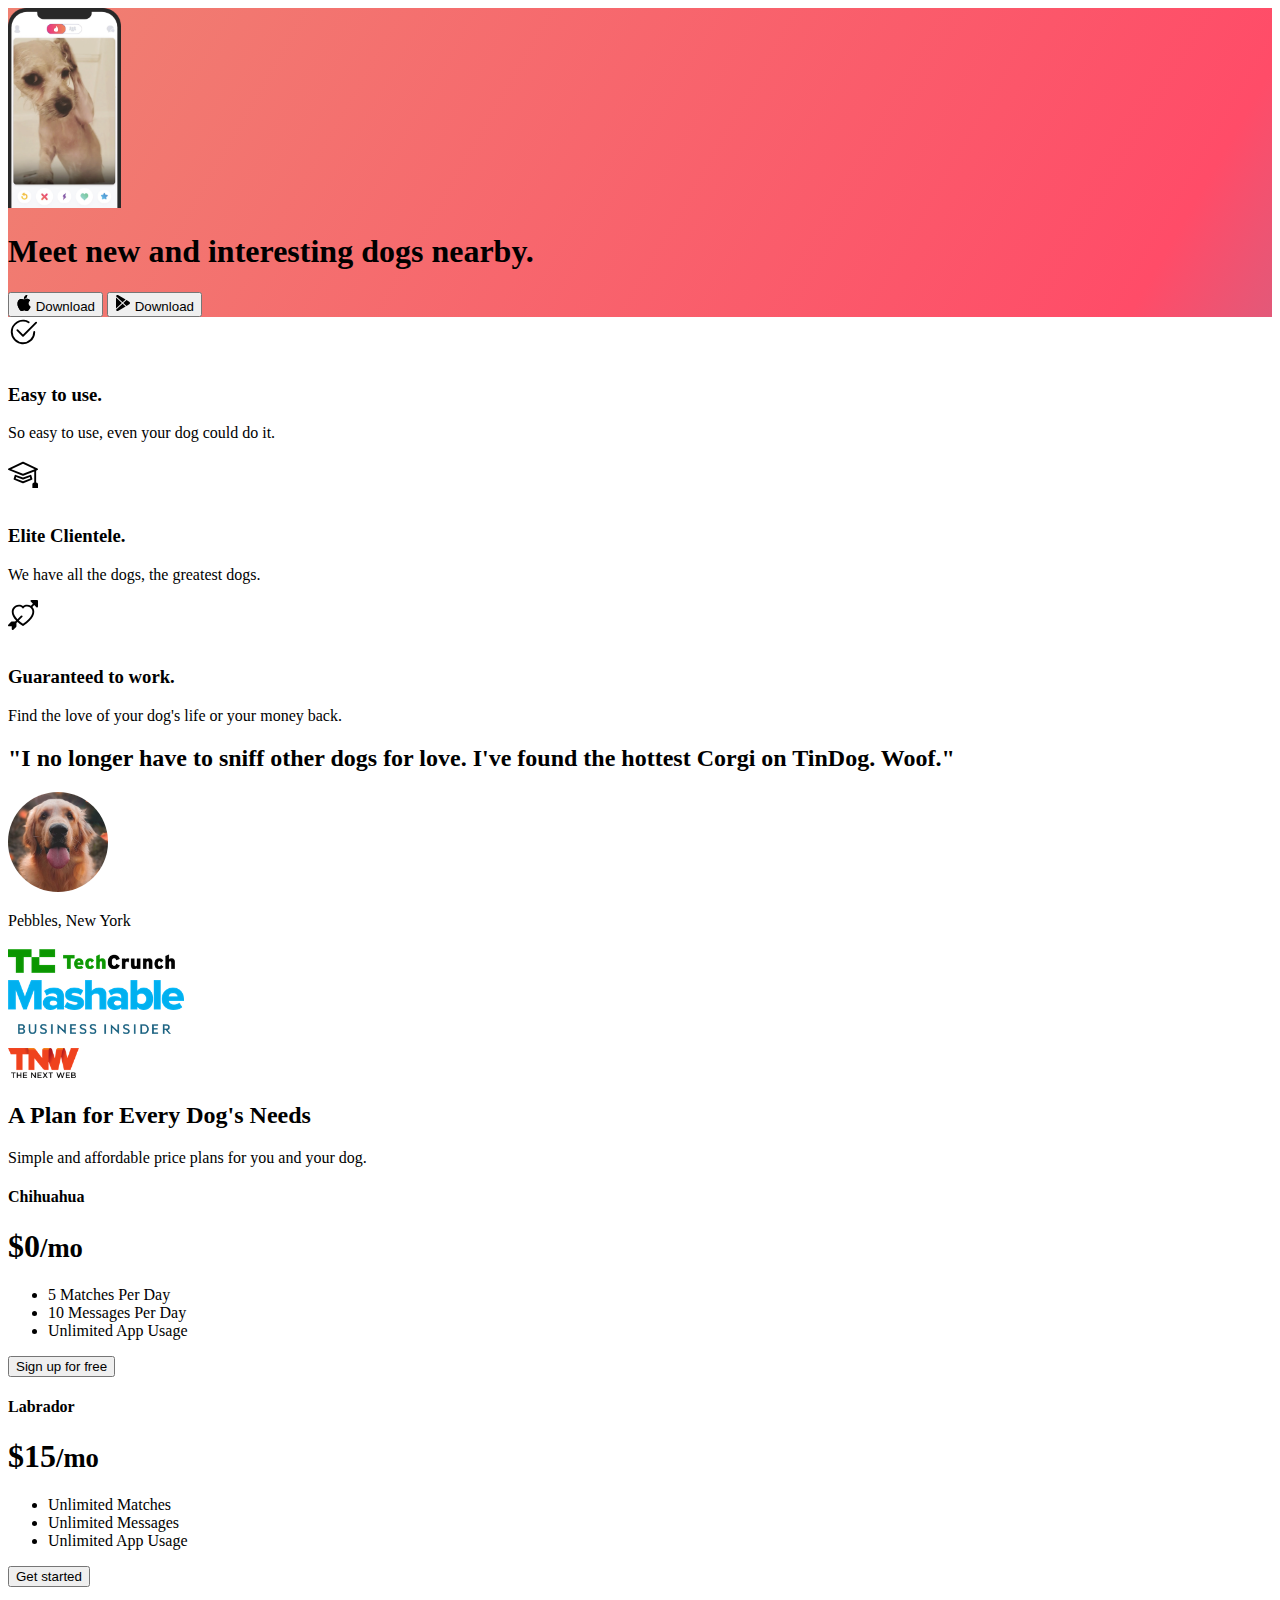
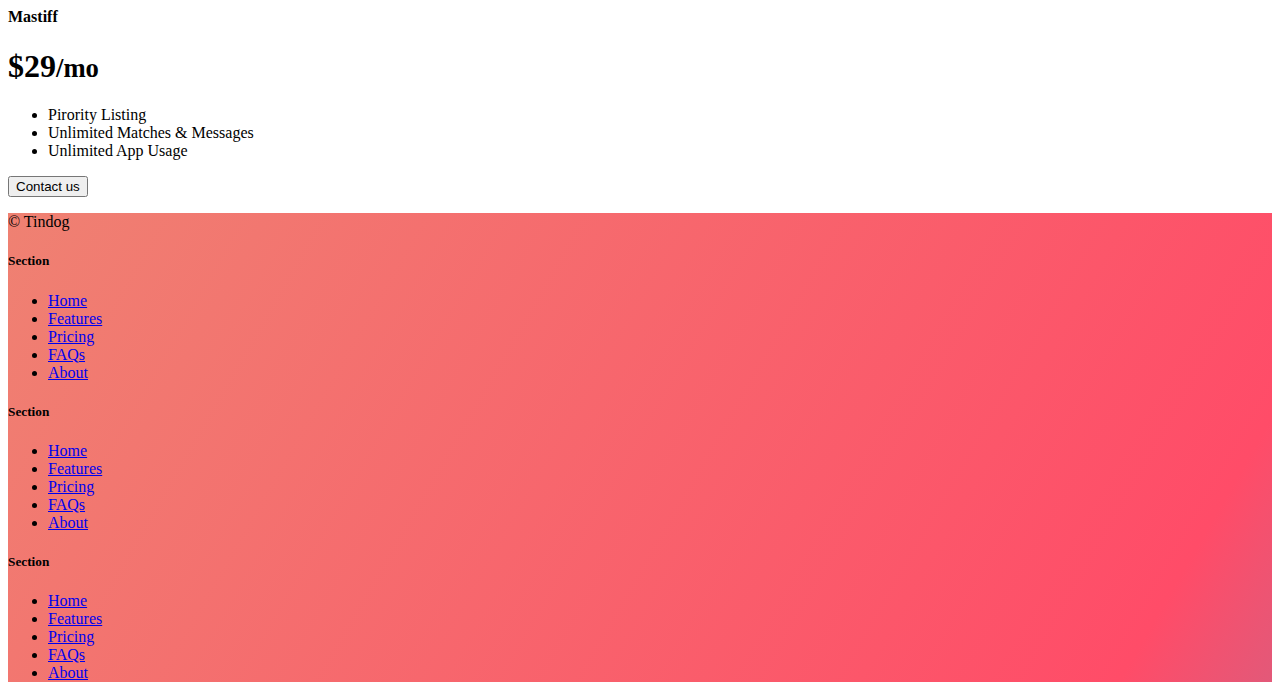
<file: Bootstrap/Tindog Site/solution.html>
<!DOCTYPE html>
<html lang="en">

<head>
  <meta charset="UTF-8">
  <meta name="viewport" content="width=device-width, initial-scale=1.0">
  <title>TinDog</title>
  <link href="https://cdn.jsdelivr.net/npm/bootstrap@5.3.0-alpha3/dist/css/bootstrap.min.css" rel="stylesheet"
    integrity="sha384-KK94CHFLLe+nY2dmCWGMq91rCGa5gtU4mk92HdvYe+M/SXH301p5ILy+dN9+nJOZ" crossorigin="anonymous">
  <link rel="stylesheet" href="./css/solution.css">
</head>

<body>


  <!-- Title -->
  <section id="title" class="gradient-background">

    <div class="container col-xxl-8 px-4 pt-5">
      <div class="row flex-lg-row-reverse align-items-center g-5 pt-5">
        <div class="col-10 col-sm-8 col-lg-6">
          <img src="./images/iphone.png" class="d-block mx-lg-auto img-fluid" alt="Bootstrap Themes" height="200"
            loading="lazy">
        </div>
        <div class="col-lg-6">
          <h1 class="display-5 fw-bold text-body-emphasis lh-1 mb-3">Meet new and interesting dogs nearby.</h1>

          <div class="d-grid gap-2 d-md-flex justify-content-md-start">
            <button type="button" class="btn btn-light btn-lg px-4 me-md-2"><svg xmlns="http://www.w3.org/2000/svg"
                width="16" height="16" fill="currentColor" class="bi bi-apple mb-1" viewBox="0 0 16 16">
                <path
                  d="M11.182.008C11.148-.03 9.923.023 8.857 1.18c-1.066 1.156-.902 2.482-.878 2.516.024.034 1.52.087 2.475-1.258.955-1.345.762-2.391.728-2.43Zm3.314 11.733c-.048-.096-2.325-1.234-2.113-3.422.212-2.189 1.675-2.789 1.698-2.854.023-.065-.597-.79-1.254-1.157a3.692 3.692 0 0 0-1.563-.434c-.108-.003-.483-.095-1.254.116-.508.139-1.653.589-1.968.607-.316.018-1.256-.522-2.267-.665-.647-.125-1.333.131-1.824.328-.49.196-1.422.754-2.074 2.237-.652 1.482-.311 3.83-.067 4.56.244.729.625 1.924 1.273 2.796.576.984 1.34 1.667 1.659 1.899.319.232 1.219.386 1.843.067.502-.308 1.408-.485 1.766-.472.357.013 1.061.154 1.782.539.571.197 1.111.115 1.652-.105.541-.221 1.324-1.059 2.238-2.758.347-.79.505-1.217.473-1.282Z" />
                <path
                  d="M11.182.008C11.148-.03 9.923.023 8.857 1.18c-1.066 1.156-.902 2.482-.878 2.516.024.034 1.52.087 2.475-1.258.955-1.345.762-2.391.728-2.43Zm3.314 11.733c-.048-.096-2.325-1.234-2.113-3.422.212-2.189 1.675-2.789 1.698-2.854.023-.065-.597-.79-1.254-1.157a3.692 3.692 0 0 0-1.563-.434c-.108-.003-.483-.095-1.254.116-.508.139-1.653.589-1.968.607-.316.018-1.256-.522-2.267-.665-.647-.125-1.333.131-1.824.328-.49.196-1.422.754-2.074 2.237-.652 1.482-.311 3.83-.067 4.56.244.729.625 1.924 1.273 2.796.576.984 1.34 1.667 1.659 1.899.319.232 1.219.386 1.843.067.502-.308 1.408-.485 1.766-.472.357.013 1.061.154 1.782.539.571.197 1.111.115 1.652-.105.541-.221 1.324-1.059 2.238-2.758.347-.79.505-1.217.473-1.282Z" />
              </svg> Download</button>
            <button type="button" class="btn btn-outline-light btn-lg px-4"><svg xmlns="http://www.w3.org/2000/svg"
                width="16" height="16" fill="currentColor" class="bi bi-google-play mb-1" viewBox="0 0 16 16">
                <path
                  d="M14.222 9.374c1.037-.61 1.037-2.137 0-2.748L11.528 5.04 8.32 8l3.207 2.96 2.694-1.586Zm-3.595 2.116L7.583 8.68 1.03 14.73c.201 1.029 1.36 1.61 2.303 1.055l7.294-4.295ZM1 13.396V2.603L6.846 8 1 13.396ZM1.03 1.27l6.553 6.05 3.044-2.81L3.333.215C2.39-.341 1.231.24 1.03 1.27Z" />
              </svg> Download</button>
          </div>
        </div>
      </div>
    </div>
  </section>
  <!-- Features -->
  <section id="features">
    <div class="container mt-5">
      <div class="row g-4 py-5 row-cols-1 row-cols-lg-3">
        <div class="col d-flex align-items-start">
          <div
            class="icon-square text-body-emphasis bg-body-secondary d-inline-flex align-items-center justify-content-center fs-4 flex-shrink-0 me-3">
            <svg xmlns="http://www.w3.org/2000/svg" height="30" fill="currentColor" class="bi bi-check2-circle"
              viewBox="0 0 16 16">
              <path
                d="M2.5 8a5.5 5.5 0 0 1 8.25-4.764.5.5 0 0 0 .5-.866A6.5 6.5 0 1 0 14.5 8a.5.5 0 0 0-1 0 5.5 5.5 0 1 1-11 0z" />
              <path
                d="M15.354 3.354a.5.5 0 0 0-.708-.708L8 9.293 5.354 6.646a.5.5 0 1 0-.708.708l3 3a.5.5 0 0 0 .708 0l7-7z" />
            </svg>
          </div>
          <div>
            <h3 class="fs-2">Easy to use.</h3>
            <p>So easy to use, even your dog could do it.</p>

          </div>
        </div>
        <div class="col d-flex align-items-start">
          <div
            class="icon-square text-body-emphasis bg-body-secondary d-inline-flex align-items-center justify-content-center fs-4 flex-shrink-0 me-3">
            <svg xmlns="http://www.w3.org/2000/svg" height="30" fill="currentColor" class="bi bi-mortarboard"
              viewBox="0 0 16 16">
              <path
                d="M8.211 2.047a.5.5 0 0 0-.422 0l-7.5 3.5a.5.5 0 0 0 .025.917l7.5 3a.5.5 0 0 0 .372 0L14 7.14V13a1 1 0 0 0-1 1v2h3v-2a1 1 0 0 0-1-1V6.739l.686-.275a.5.5 0 0 0 .025-.917l-7.5-3.5ZM8 8.46 1.758 5.965 8 3.052l6.242 2.913L8 8.46Z" />
              <path
                d="M4.176 9.032a.5.5 0 0 0-.656.327l-.5 1.7a.5.5 0 0 0 .294.605l4.5 1.8a.5.5 0 0 0 .372 0l4.5-1.8a.5.5 0 0 0 .294-.605l-.5-1.7a.5.5 0 0 0-.656-.327L8 10.466 4.176 9.032Zm-.068 1.873.22-.748 3.496 1.311a.5.5 0 0 0 .352 0l3.496-1.311.22.748L8 12.46l-3.892-1.556Z" />
            </svg>
          </div>
          <div>
            <h3 class="fs-2">Elite Clientele.</h3>
            <p>We have all the dogs, the greatest dogs.</p>

          </div>
        </div>
        <div class="col d-flex align-items-start">
          <div
            class="icon-square text-body-emphasis bg-body-secondary d-inline-flex align-items-center justify-content-center fs-4 flex-shrink-0 me-3">
            <svg xmlns="http://www.w3.org/2000/svg" height="30" fill="currentColor" class="bi bi-arrow-through-heart"
              viewBox="0 0 16 16">
              <path fill-rule="evenodd"
                d="M2.854 15.854A.5.5 0 0 1 2 15.5V14H.5a.5.5 0 0 1-.354-.854l1.5-1.5A.5.5 0 0 1 2 11.5h1.793l.53-.53c-.771-.802-1.328-1.58-1.704-2.32-.798-1.575-.775-2.996-.213-4.092C3.426 2.565 6.18 1.809 8 3.233c1.25-.98 2.944-.928 4.212-.152L13.292 2 12.147.854A.5.5 0 0 1 12.5 0h3a.5.5 0 0 1 .5.5v3a.5.5 0 0 1-.854.354L14 2.707l-1.006 1.006c.236.248.44.531.6.845.562 1.096.585 2.517-.213 4.092-.793 1.563-2.395 3.288-5.105 5.08L8 13.912l-.276-.182a21.86 21.86 0 0 1-2.685-2.062l-.539.54V14a.5.5 0 0 1-.146.354l-1.5 1.5Zm2.893-4.894A20.419 20.419 0 0 0 8 12.71c2.456-1.666 3.827-3.207 4.489-4.512.679-1.34.607-2.42.215-3.185-.817-1.595-3.087-2.054-4.346-.761L8 4.62l-.358-.368c-1.259-1.293-3.53-.834-4.346.761-.392.766-.464 1.845.215 3.185.323.636.815 1.33 1.519 2.065l1.866-1.867a.5.5 0 1 1 .708.708L5.747 10.96Z" />
            </svg>
          </div>
          <div>
            <h3 class="fs-2">Guaranteed to work.</h3>
            <p>Find the love of your dog's life or your money back.</p>

          </div>
        </div>
      </div>
    </div>
  </section>
  <!-- Testimonial -->
  <section id="testimonial">
    <div class="my-5">
      <div class="p-5 text-center bg-body-tertiary">
        <div class="container py-5">
          <h2 class="text-body-emphasis">"I no longer have to sniff other dogs for love. I've found the hottest Corgi on
            TinDog. Woof."</h2>
          <img class="profile-img mt-5" src="./images/dog-img.jpg" alt="dog image">
          <p class="col-lg-8 mx-auto lead mt-2">
            Pebbles, New York
          </p>
        </div>

        <div class="container">
          <div class="row">
            <div class="col-lg-3 col-sm-12">
              <img src="./images/techcrunch.png" alt="techcrunch" height="30">
            </div>
            <div class="col-lg-3 col-sm-12">
              <img src="./images/mashable.png" alt="mashable" height="30">
            </div>
            <div class="col-lg-3 col-sm-12">
              <img src="./images/bizinsider.png" alt="bizinsider" height="30">
            </div>
            <div class="col-lg-3 col-sm-12">
              <img src="./images/tnw.png" alt="tnw" height="30">
            </div>
          </div>
        </div>
      </div>
    </div>
  </section>
  <!-- Pricing -->
  <section id="pricing">
    <div class="container">
      <div class="pricing-header p-3 pb-md-4 mx-auto text-center">
        <h2 class="display-4 fw-normal">A Plan for Every Dog's Needs</h2>
        <p class="fs-5 text-body-secondary">Simple and affordable price plans for you and your dog.
      </div>
      <div class="row row-cols-1 row-cols-md-3 mb-3 text-center">
        <div class="col">
          <div class="card mb-4 rounded-3 shadow-sm">
            <div class="card-header py-3">
              <h4 class="my-0 fw-normal">Chihuahua</h4>
            </div>
            <div class="card-body">
              <h1 class="card-title pricing-card-title">$0<small class="text-body-secondary fw-light">/mo</small></h1>
              <ul class="list-unstyled mt-3 mb-4">
                <li>5 Matches Per Day</li>
                <li>10 Messages Per Day</li>
                <li>Unlimited App Usage</li>
              </ul>
              <button type="button" class="w-100 btn btn-lg btn-outline-dark">Sign up for free</button>
            </div>
          </div>
        </div>
        <div class="col">
          <div class="card mb-4 rounded-3 shadow-sm">
            <div class="card-header py-3">
              <h4 class="my-0 fw-normal">Labrador</h4>
            </div>
            <div class="card-body">
              <h1 class="card-title pricing-card-title">$15<small class="text-body-secondary fw-light">/mo</small></h1>
              <ul class="list-unstyled mt-3 mb-4">
                <li>Unlimited Matches</li>
                <li>Unlimited Messages</li>
                <li>Unlimited App Usage</li>
              </ul>
              <button type="button" class="w-100 btn btn-lg btn-dark">Get started</button>
            </div>
          </div>
        </div>
        <div class="col">
          <div class="card mb-4 rounded-3 shadow-sm border-dark">
            <div class="card-header py-3 text-bg-dark border-dark">
              <h4 class="my-0 fw-normal">Mastiff</h4>
            </div>
            <div class="card-body">
              <h1 class="card-title pricing-card-title">$29<small class="text-body-secondary fw-light">/mo</small></h1>
              <ul class="list-unstyled mt-3 mb-4">
                <li>Pirority Listing</li>
                <li>Unlimited Matches & Messages</li>
                <li>Unlimited App Usage</li>
              </ul>
              <button type="button" class="w-100 btn btn-lg btn-dark">Contact us</button>
            </div>
          </div>
        </div>
      </div>
    </div>
  </section>
  <!-- Footer -->
  <section id="contact" class="gradient-background">
    <div class="container ">
      <footer class="row row-cols-1 row-cols-sm-2 row-cols-md-5 py-5 mt-5 border-top">
        <div class="col mb-3">

          <p class="text-body-secondary">© Tindog</p>
        </div>

        <div class="col mb-3">

        </div>

        <div class="col mb-3">
          <h5>Section</h5>
          <ul class="nav flex-column">
            <li class="nav-item mb-2"><a href="#" class="nav-link p-0 text-body-secondary">Home</a></li>
            <li class="nav-item mb-2"><a href="#" class="nav-link p-0 text-body-secondary">Features</a></li>
            <li class="nav-item mb-2"><a href="#" class="nav-link p-0 text-body-secondary">Pricing</a></li>
            <li class="nav-item mb-2"><a href="#" class="nav-link p-0 text-body-secondary">FAQs</a></li>
            <li class="nav-item mb-2"><a href="#" class="nav-link p-0 text-body-secondary">About</a></li>
          </ul>
        </div>

        <div class="col mb-3">
          <h5>Section</h5>
          <ul class="nav flex-column">
            <li class="nav-item mb-2"><a href="#" class="nav-link p-0 text-body-secondary">Home</a></li>
            <li class="nav-item mb-2"><a href="#" class="nav-link p-0 text-body-secondary">Features</a></li>
            <li class="nav-item mb-2"><a href="#" class="nav-link p-0 text-body-secondary">Pricing</a></li>
            <li class="nav-item mb-2"><a href="#" class="nav-link p-0 text-body-secondary">FAQs</a></li>
            <li class="nav-item mb-2"><a href="#" class="nav-link p-0 text-body-secondary">About</a></li>
          </ul>
        </div>

        <div class="col mb-3">
          <h5>Section</h5>
          <ul class="nav flex-column">
            <li class="nav-item mb-2"><a href="#" class="nav-link p-0 text-body-secondary">Home</a></li>
            <li class="nav-item mb-2"><a href="#" class="nav-link p-0 text-body-secondary">Features</a></li>
            <li class="nav-item mb-2"><a href="#" class="nav-link p-0 text-body-secondary">Pricing</a></li>
            <li class="nav-item mb-2"><a href="#" class="nav-link p-0 text-body-secondary">FAQs</a></li>
            <li class="nav-item mb-2"><a href="#" class="nav-link p-0 text-body-secondary">About</a></li>
          </ul>
        </div>
      </footer>
    </div>
  </section>
</body>

</html>
</file>
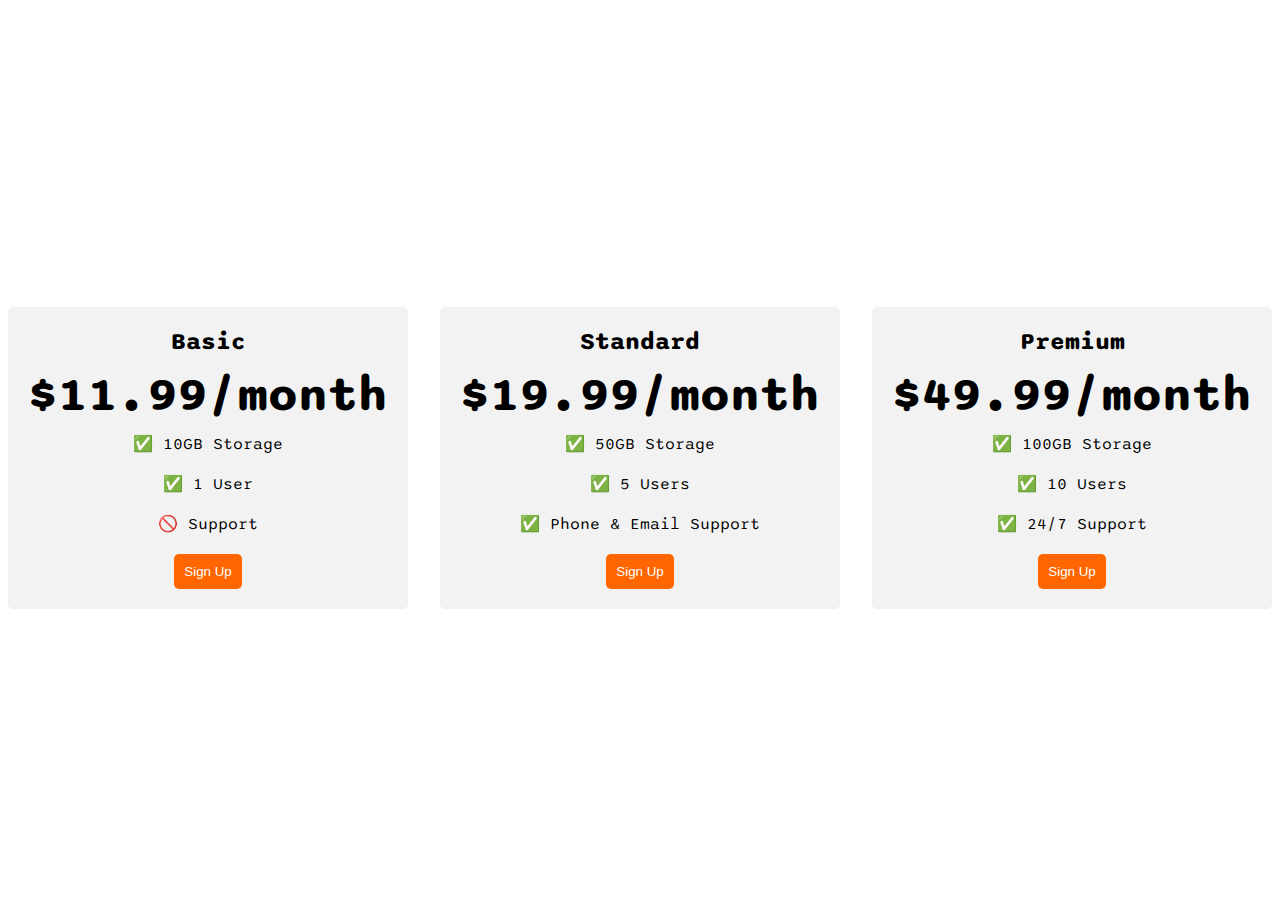
<file: Desafios CSS/Flexbox/solution.html>
<!DOCTYPE html>
<html>

<head>
  <title>Flexbox Pricing Table</title>
  <link rel="preconnect" href="https://fonts.googleapis.com">
  <link rel="preconnect" href="https://fonts.gstatic.com" crossorigin>
  <link href="https://fonts.googleapis.com/css2?family=Sono:wght@400;700&display=swap" rel="stylesheet">
  <style>
    body {
      font-family: 'Sono', sans-serif;
    }

    .pricing-container {
      display: flex;
      justify-content: center;
      align-items: center;
      height: 100vh;
      gap: 2rem;
    }

    .pricing-plan {
      flex: 1;
      max-width: 400px;
      padding: 20px;
      background-color: #f2f2f2;
      border-radius: 5px;
      text-align: center;
    }

    .plan-title {
      font-size: 24px;
      font-weight: bold;
      margin-bottom: 10px;
    }

    .plan-price {
      font-size: 48px;
      font-weight: bold;
      margin-bottom: 10px;
    }

    .plan-features {
      list-style: none;
      padding: 0;
      margin: 0;
    }

    .plan-features li {
      margin-bottom: 20px;
    }

    .plan-button {
      padding: 10px;
      background-color: #ff6600;
      color: #fff;
      border-radius: 5px;
      border: none;
    }

    @media (max-width: 1250px) {
      .pricing-container {
        flex-direction: column;
        height: 100%;
      }
    }
  </style>
</head>

<body>
  <div class="pricing-container">
    <div class="pricing-plan">
      <div class="plan-title">Basic</div>
      <div class="plan-price">$11.99/month</div>
      <ul class="plan-features">
        <li>✅ 10GB Storage</li>
        <li>✅ 1 User</li>
        <li>🚫 Support</li>
      </ul>
      <button class="plan-button">Sign Up</a>
    </div>
    <div class="pricing-plan">
      <div class="plan-title">Standard</div>
      <div class="plan-price">$19.99/month</div>
      <ul class="plan-features">
        <li>✅ 50GB Storage</li>
        <li>✅ 5 Users</li>
        <li>✅ Phone &amp; Email Support</li>
      </ul>
      <button class="plan-button">Sign Up</a>
    </div>
    <div class="pricing-plan">
      <div class="plan-title">Premium</div>
      <div class="plan-price">$49.99/month</div>
      <ul class="plan-features">
        <li>✅ 100GB Storage</li>
        <li>✅ 10 Users</li>
        <li>✅ 24/7 Support</li>
      </ul>
      <button class="plan-button">Sign Up</a>
    </div>
  </div>

</body>

</html>
</file>
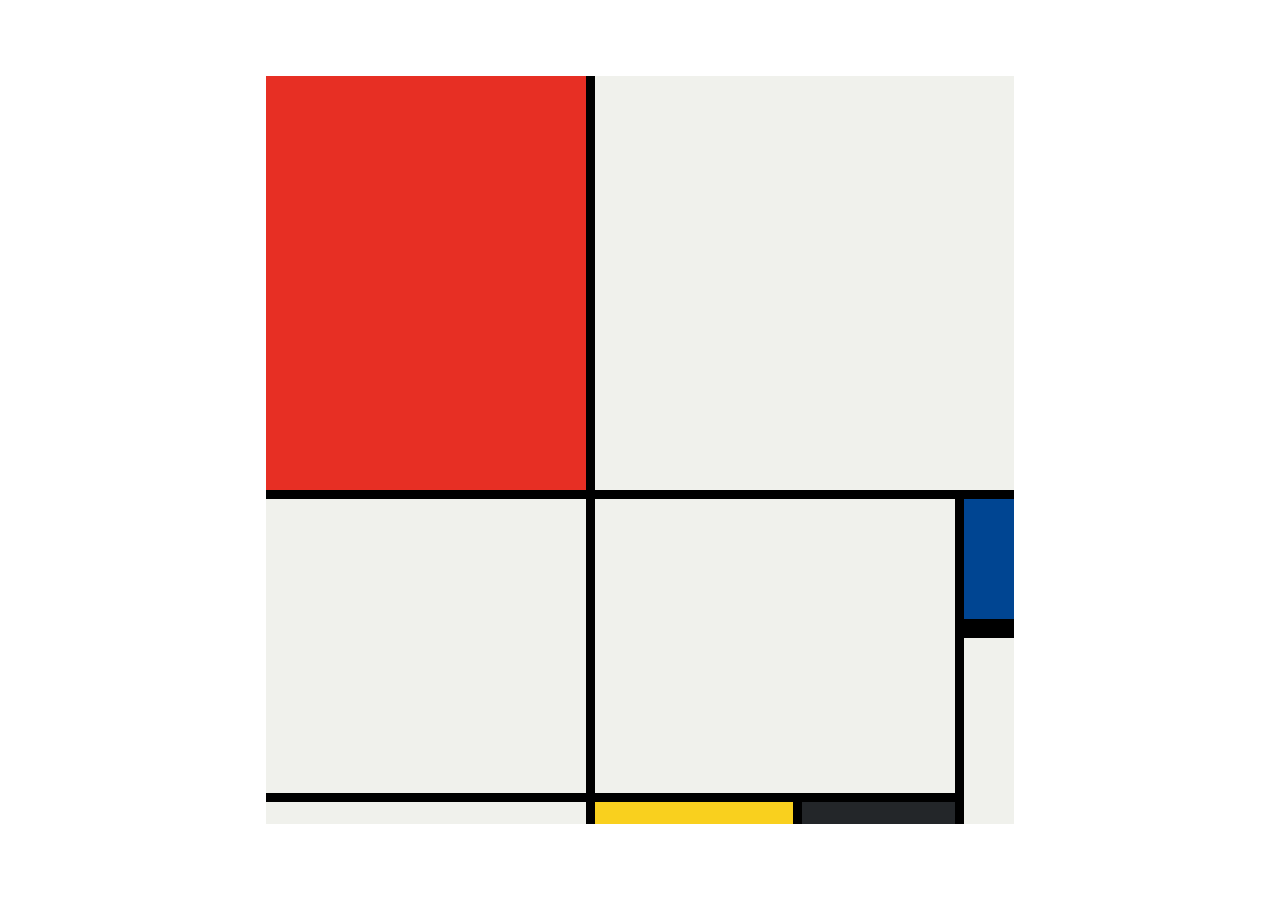
<file: Desafios CSS/Grid/solution.html>
<!DOCTYPE html>
<html lang="en">

<head>
  <meta charset="UTF-8">
  <meta name="viewport" content="width=device-width, initial-scale=1.0">
  <title>Mondrian Project</title>
  <style>
    /* 
    Write your CSS here 
    Line Colour: #000
    White: #F0F1EC
    Red: #E72F24
    Black: #232629
    Blue: #004592
    Yellow: #F9D01E
    */
    body {
      display: flex;
      justify-content: center;
      align-items: center;
      height: 100vh;
      margin: 0;
      padding: 0;
    }

    .container {
      height: 748px;
      width: 748px;
      display: grid;
      background-color: #000;
      grid-template-columns: 320px 198px 153px 50px;
      grid-template-rows: 414px 130px 155px 22px;
      gap: 9px;
    }

    .item {
      background-color: #F0F1EC;
    }

    .red {
      background-color: #E72F24;
    }

    .white1 {
      grid-column: span 3;
    }

    .white2 {
      grid-row: span 2;
    }

    .white3 {
      grid-area: 2 / 2 / 4 /4
    }

    .blue {
      background-color: #004592;
      border-bottom: 10px solid #000;
    }

    .white4 {
      grid-row: span 2;
    }

    .yellow {
      background-color: #F9D01E;
    }

    .black {
      background-color: #232629;
    }
  </style>
</head>

<body>
  <!-- Write your HTML here -->

  <div class="container">
    <div class="item red"></div>
    <div class="item white1"></div>
    <div class="item white2"></div>
    <div class="item white3"></div>

    <div class="item blue"></div>
    <div class="item white4"></div>

    <div class="item"></div>
    <div class="item yellow"></div>
    <div class="item black"></div>
  </div>
</body>

</html>
</file>
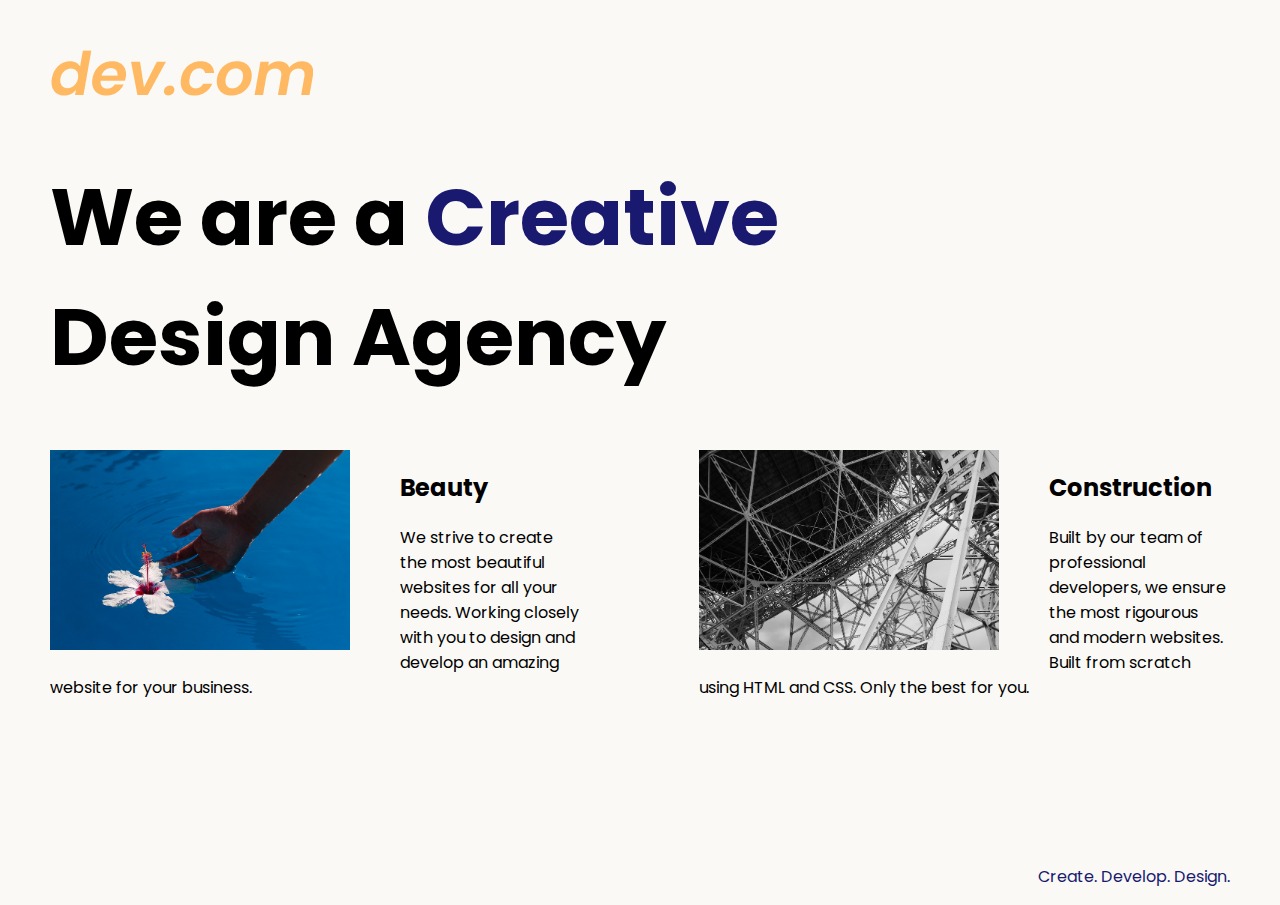
<file: Desafios CSS/Media Queries/solution.html>
<!DOCTYPE html>
<html lang="en">

<head>
  <meta charset="UTF-8">
  <meta name="viewport" content="width=device-width, initial-scale=1.0">
  <title>Agency</title>
  <link rel="stylesheet" href="./solution.css">
  <link rel="preconnect" href="https://fonts.googleapis.com">
  <link rel="preconnect" href="https://fonts.gstatic.com" crossorigin>
  <link href="https://fonts.googleapis.com/css2?family=Poppins:wght@400;700&display=swap" rel="stylesheet">
</head>

<body>
  <div class="main">
    <img class="logo" src="./assets/images/logo.png" alt="logo">
    <h1>We are a <span class="creative">Creative</span> <br />Design Agency</h1>
    <div class="left card"><img class="tile-image" src="./assets/images/beautiful.jpg" alt="hand and flower in water">
      <h2 class="card-title">Beauty</h2>
      <p class="card-text">We strive to create the most beautiful websites for all your needs. Working closely with you
        to
        design and
        develop an amazing website for your business.</p>
    </div>

    <div class="right card"><img class="tile-image" src="./assets/images/construction.jpg" alt="metal structure">
      <h2 class="card-title">Construction</h2>
      <p>Built by our team of professional developers, we ensure the most rigourous and modern websites. Built from
        scratch using HTML and CSS. Only the best for you.</p>
    </div>

  </div>
  <footer>
    <p>Create. Develop. Design.</p>
  </footer>
</body>

</html>
</file>
<file: Calcular IMC/master.css>
body {
  text-align: center;
}

.container-fluid {
  padding: 5% 0;
  text-align: center;
}
</file>
<file: Bootstrap/Tindog Site/css/style.css>
.gradient-background {
  background: linear-gradient(300deg, #00bfff, #ff4c68, #ef8172);
  background-size: 180% 180%;
  animation: gradient-animation 18s ease infinite;
}

@keyframes gradient-animation {
  0% {
    background-position: 0% 50%;
  }
  50% {
    background-position: 100% 50%;
  }
  100% {
    background-position: 0% 50%;
  }
}

.icon-square {
  width: 3rem;
  height: 3rem;
  border-radius: 0.75rem;
}

.profile-img {
  height: 100px;
  border-radius: 50%;
}
</file>
<file: Desafios CSS/Media Queries/style.css>
body {
  font-family: "Poppins", sans-serif;
  margin: 50px 50px 0 50px;
  background-color: #faf9f6;
  display: flex;
  flex-direction: column;
  min-height: 95vh;
}
.main {
  flex: 1;
}

h1 {
  font-size: 5rem;
}

footer {
  text-align: right;
  color: midnightblue;
}

span {
  color: navy;
}

.card {
  width: 45%;
}

.left {
  float: left;
}

.right {
  float: right;
}

.tile-image{
  float: left;
  margin-right: 50px;
}

.tile-image {
  height: 200px;
}

@media (max-width: 680px) {
  .card {
    margin-bottom: 30px;
    text-align: justify;
    width: 100%;
  }

  .logo {
    width: 100px;
  }

  .tile-image {
    margin-bottom: 10px;
    object-fit: cover;
    width: 100%;
  }

  h1 {
    font-size: 3.5rem;
    text-align: center;
  }
}
</file>
<file: Bootstrap/Tindog Site/css/solution.css>
.gradient-background {
  background: linear-gradient(300deg, #00bfff, #ff4c68, #ef8172);
  background-size: 180% 180%;
  animation: gradient-animation 18s ease infinite;
}

@keyframes gradient-animation {
  0% {
    background-position: 0% 50%;
  }
  50% {
    background-position: 100% 50%;
  }
  100% {
    background-position: 0% 50%;
  }
}

.icon-square {
  width: 3rem;
  height: 3rem;
  border-radius: 0.75rem;
}

.profile-img {
  border-radius: 50%;
  height: 100px;
}
</file>
<file: Desafios CSS/Media Queries/solution.css>
body {
  font-family: "Poppins", sans-serif;
  margin: 50px 50px 0 50px;
  background-color: #faf9f6;
  display: flex;
  flex-direction: column;
  min-height: 95vh;
}
.main {
  flex: 1;
}

h1 {
  font-size: 5rem;
}

footer {
  text-align: right;
  color: midnightblue;
}

.tile-image {
  height: 200px;
  float: left;
  margin-right: 50px;
}

.card {
  width: 45%;
}

.left {
  float: left;
}

.right {
  float: right;
}

.creative {
  color: midnightblue;
}

@media (max-width: 680px) {
  .logo {
    width: 100px;
  }

  h1 {
    font-size: 3.5rem;
    text-align: center;
  }

  .card {
    width: 100%;
    display: block;
    margin-bottom: 30px;
    text-align: justify;
  }

  .card img {
    margin-bottom: 10px;
    width: 100%;
    display: inline;
    object-fit: cover;
  }
}
</file>
